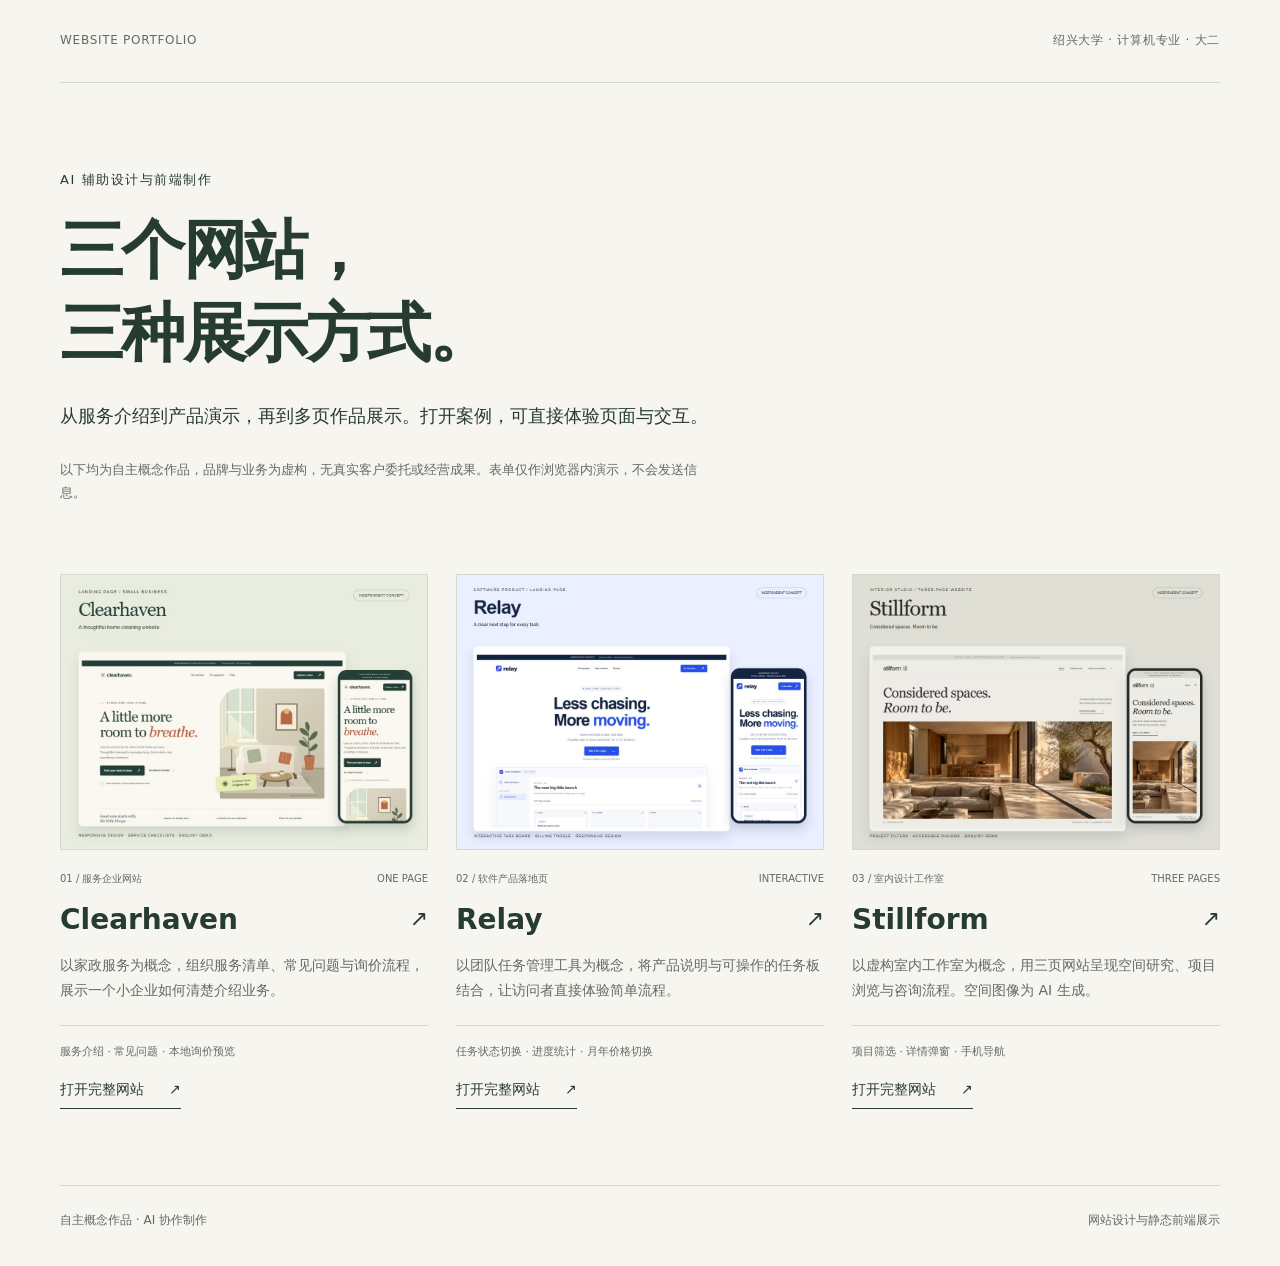
<file: index.html>
<!doctype html>
<html lang="zh-CN">
<head>
  <meta charset="utf-8">
  <meta name="viewport" content="width=device-width, initial-scale=1">
  <meta name="description" content="绍兴大学计算机专业学生的 AI 辅助网站概念作品：服务企业网站、软件产品落地页与室内设计工作室网站。">
  <title>网站作品集 · 三个概念案例</title>
  <link rel="stylesheet" href="style.css">
</head>
<body>
  <header class="wrap"><span>WEBSITE PORTFOLIO</span><span>绍兴大学 · 计算机专业 · 大二</span></header>
  <main class="wrap">
    <section class="intro" aria-labelledby="title">
      <p class="eyebrow">AI 辅助设计与前端制作</p>
      <h1 id="title">三个网站，<br>三种展示方式。</h1>
      <p class="lead">从服务介绍到产品演示，再到多页作品展示。打开案例，可直接体验页面与交互。</p>
      <p class="note">以下均为自主概念作品，品牌与业务为虚构，无真实客户委托或经营成果。表单仅作浏览器内演示，不会发送信息。</p>
    </section>
    <section class="projects" aria-label="网站案例">
      <article>
        <a class="preview" href="clearhaven/"><img src="previews/clearhaven.jpg" width="1600" height="1200" alt="Clearhaven 服务企业网站预览"></a>
        <div class="meta"><span>01 / 服务企业网站</span><span>ONE PAGE</span></div>
        <h2><a href="clearhaven/">Clearhaven <span aria-hidden="true">↗</span></a></h2>
        <p>以家政服务为概念，组织服务清单、常见问题与询价流程，展示一个小企业如何清楚介绍业务。</p>
        <p class="features">服务介绍 · 常见问题 · 本地询价预览</p>
        <a class="visit" href="clearhaven/">打开完整网站 <span aria-hidden="true">↗</span></a>
      </article>
      <article>
        <a class="preview" href="relay/"><img src="previews/relay.jpg" width="1600" height="1200" alt="Relay 软件产品网站预览" loading="lazy"></a>
        <div class="meta"><span>02 / 软件产品落地页</span><span>INTERACTIVE</span></div>
        <h2><a href="relay/">Relay <span aria-hidden="true">↗</span></a></h2>
        <p>以团队任务管理工具为概念，将产品说明与可操作的任务板结合，让访问者直接体验简单流程。</p>
        <p class="features">任务状态切换 · 进度统计 · 月年价格切换</p>
        <a class="visit" href="relay/">打开完整网站 <span aria-hidden="true">↗</span></a>
      </article>
      <article>
        <a class="preview" href="stillform/"><img src="previews/stillform.jpg" width="1600" height="1200" alt="Stillform 室内设计工作室网站预览" loading="lazy"></a>
        <div class="meta"><span>03 / 室内设计工作室</span><span>THREE PAGES</span></div>
        <h2><a href="stillform/">Stillform <span aria-hidden="true">↗</span></a></h2>
        <p>以虚构室内工作室为概念，用三页网站呈现空间研究、项目浏览与咨询流程。空间图像为 AI 生成。</p>
        <p class="features">项目筛选 · 详情弹窗 · 手机导航</p>
        <a class="visit" href="stillform/">打开完整网站 <span aria-hidden="true">↗</span></a>
      </article>
    </section>
  </main>
  <footer class="wrap"><span>自主概念作品 · AI 协作制作</span><span>网站设计与静态前端展示</span></footer>
</body>
</html>
</file>
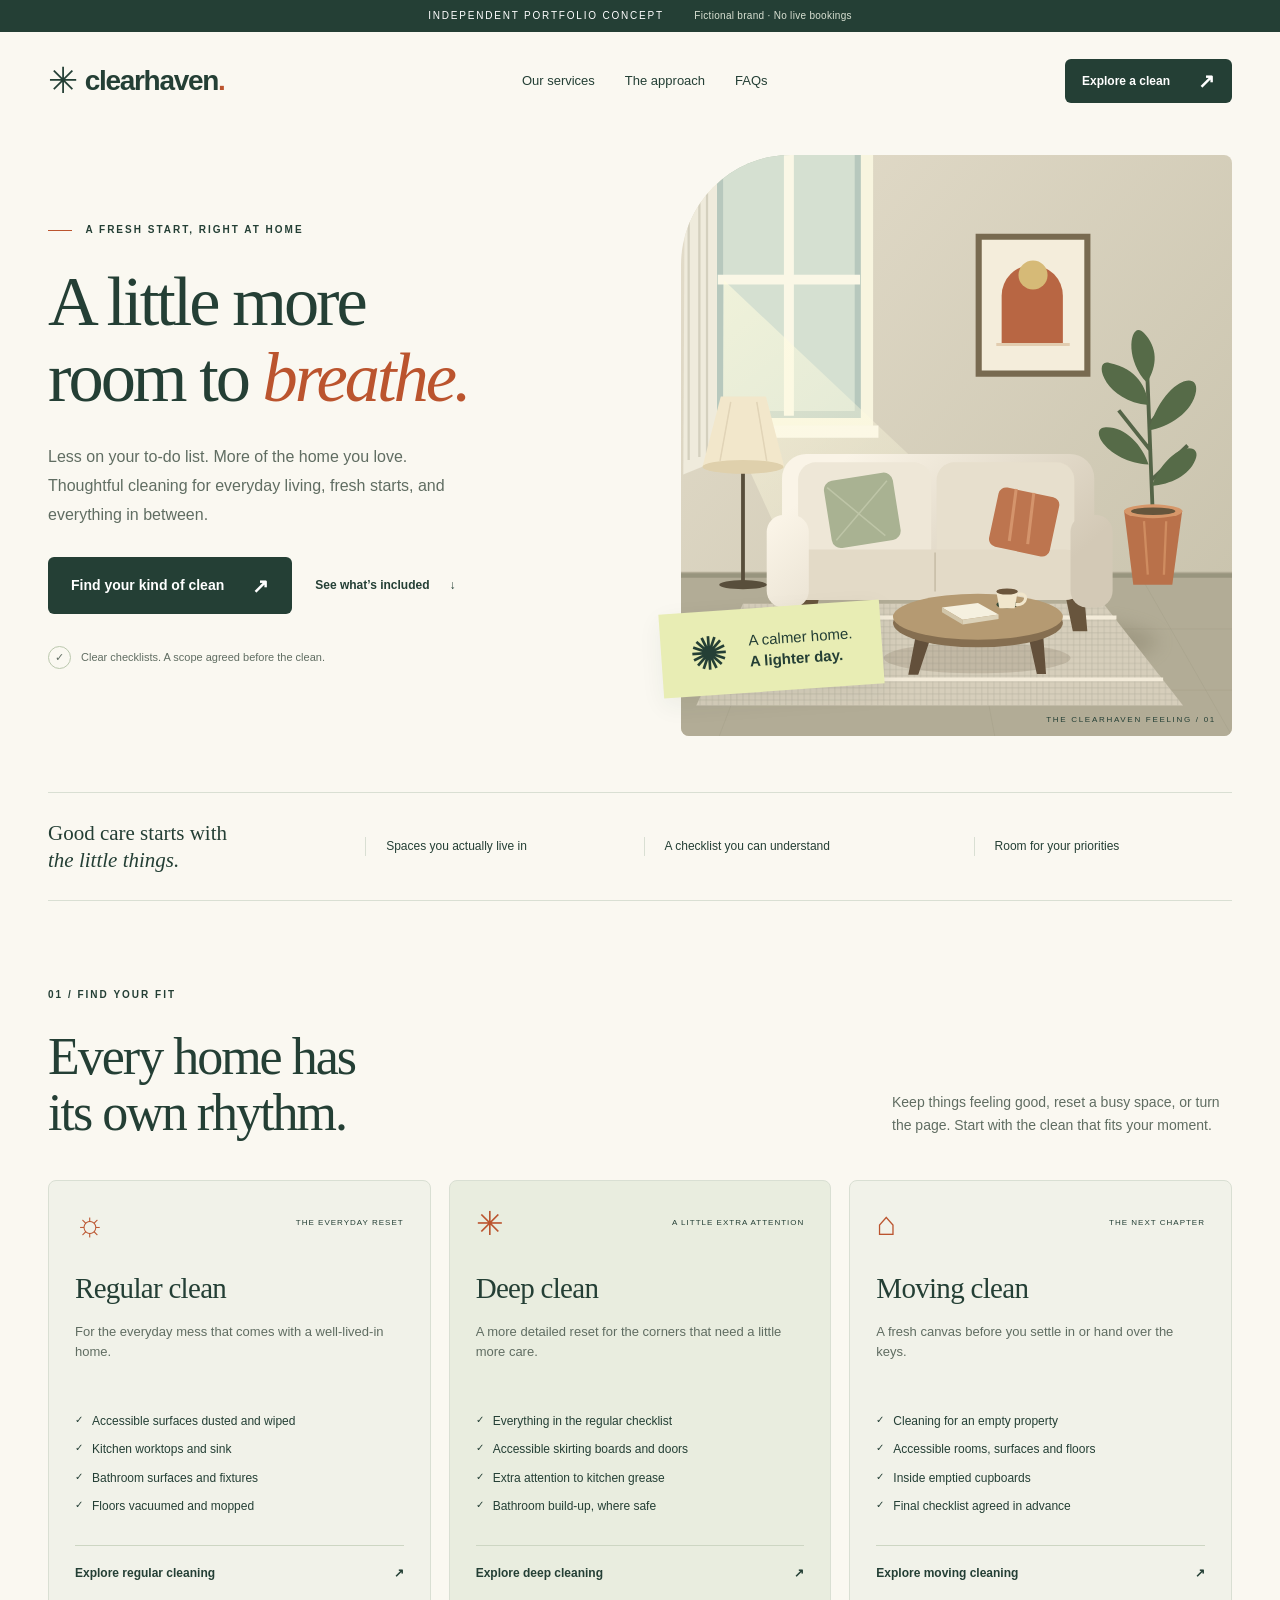
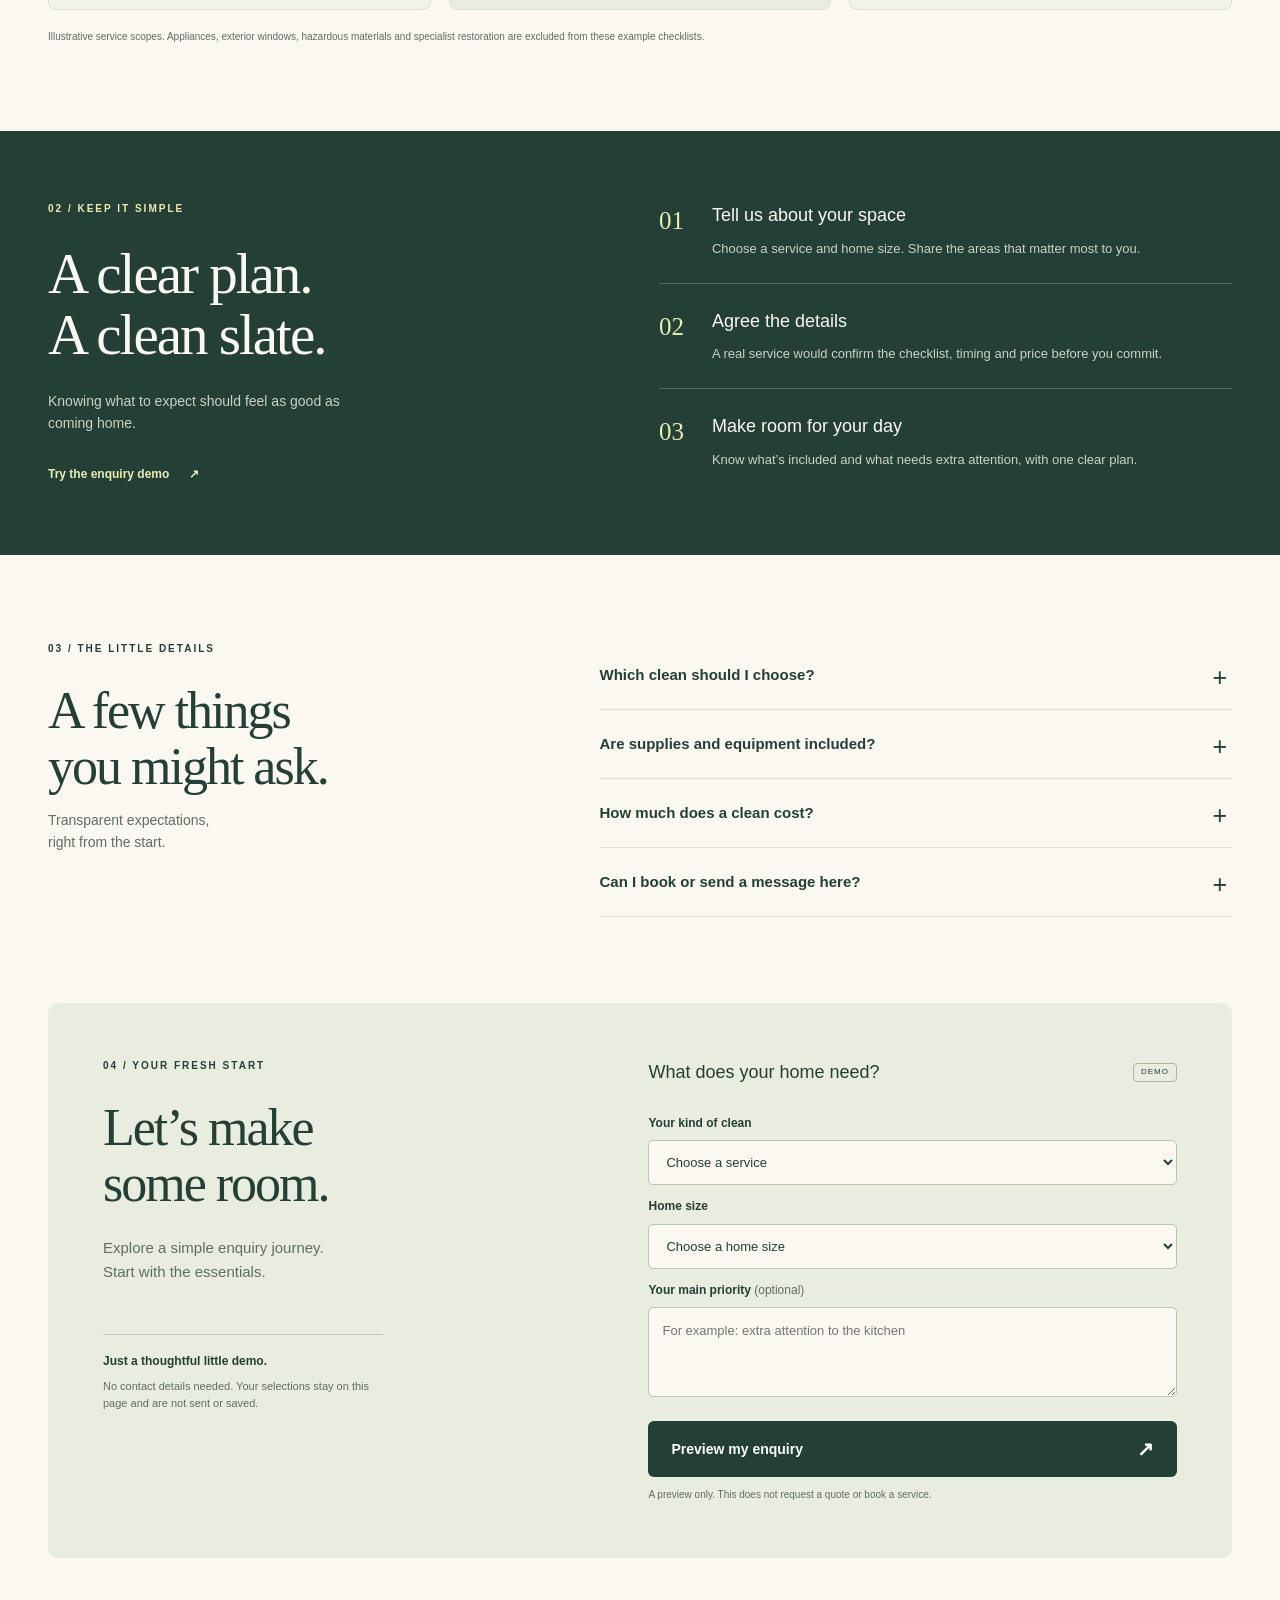
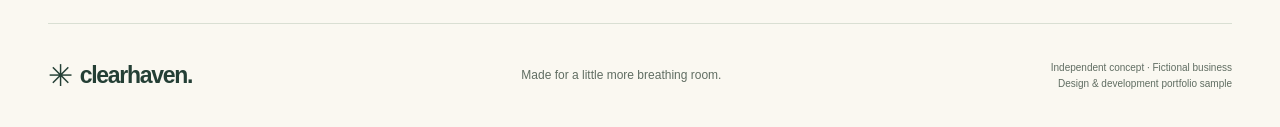
<file: clearhaven/index.html>
<!doctype html>
<html lang="en">
<head>
  <meta charset="utf-8"><meta name="viewport" content="width=device-width,initial-scale=1">
  <title>Clearhaven — A little more room to breathe</title>
  <meta name="description" content="A fictional home-cleaning service website concept: explore cleaning options, a clear service checklist, and an interactive enquiry demo.">
  <link rel="icon" href="data:image/svg+xml,%3Csvg xmlns='http://www.w3.org/2000/svg' viewBox='0 0 40 40'%3E%3Crect width='40' height='40' rx='10' fill='%23233f35'/%3E%3Ctext x='8' y='29' fill='%23faf6ed' font-size='28'%3Ec%3C/text%3E%3C/svg%3E">
  <link rel="stylesheet" href="style.css"><script src="app.js" defer></script>
</head>
<body>
<a class="skip" href="#main">Skip to content</a>
<div class="concept-bar">INDEPENDENT PORTFOLIO CONCEPT <span>Fictional brand · No live bookings</span></div>
<header class="header wrap">
  <a class="brand" href="#" aria-label="Clearhaven home"><span class="brand-mark">✳</span> clearhaven<span class="brand-dot">.</span></a>
  <nav aria-label="Main navigation"><a href="#services">Our services</a><a href="#approach">The approach</a><a href="#questions">FAQs</a></nav>
  <a class="button small" href="#enquiry">Explore a clean <span aria-hidden="true">↗</span></a>
</header>
<main id="main">
<section class="hero wrap" aria-labelledby="hero-title">
  <div class="hero-copy"><p class="eyebrow"><span class="tiny-line"></span> A FRESH START, RIGHT AT HOME</p>
    <h1 id="hero-title">A little more<br>room to <em>breathe.</em></h1>
    <p class="lead">Less on your to-do list. More of the home you love. Thoughtful cleaning for everyday living, fresh starts, and everything in between.</p>
    <div class="hero-actions"><a class="button" href="#enquiry">Find your kind of clean <span aria-hidden="true">↗</span></a><a class="text-link" href="#services">See what’s included <span aria-hidden="true">↓</span></a></div>
    <div class="hero-note"><span class="round-icon" aria-hidden="true">✓</span> Clear checklists. A scope agreed before the clean.</div>
  </div>
  <div class="hero-art"><img src="room.svg" width="720" height="760" alt="Original illustration of a sunlit living room with a cream sofa, leafy plant, and warm terracotta accents."><div class="art-label"><span class="sun" aria-hidden="true">✺</span><div>A calmer home.<br><strong>A lighter day.</strong></div></div><div class="art-caption">THE CLEARHAVEN FEELING / 01</div></div>
</section>
<div class="intro-strip wrap"><p>Good care starts with<br><strong>the little things.</strong></p><span>Spaces you actually live in</span><span>A checklist you can understand</span><span>Room for your priorities</span></div>
<section class="section wrap" id="services" aria-labelledby="services-title">
  <div class="section-top"><div><p class="eyebrow">01 / FIND YOUR FIT</p><h2 id="services-title">Every home has<br>its own rhythm.</h2></div><p>Keep things feeling good, reset a busy space, or turn the page. Start with the clean that fits your moment.</p></div>
  <div class="services">
    <article class="service"><div class="service-top"><span class="service-symbol" aria-hidden="true">☼</span><span class="tag">THE EVERYDAY RESET</span></div><h3>Regular clean</h3><p>For the everyday mess that comes with a well-lived-in home.</p><ul><li>Accessible surfaces dusted and wiped</li><li>Kitchen worktops and sink</li><li>Bathroom surfaces and fixtures</li><li>Floors vacuumed and mopped</li></ul><a href="#enquiry" data-service="Regular clean">Explore regular cleaning <span aria-hidden="true">↗</span></a></article>
    <article class="service featured"><div class="service-top"><span class="service-symbol" aria-hidden="true">✳</span><span class="tag">A LITTLE EXTRA ATTENTION</span></div><h3>Deep clean</h3><p>A more detailed reset for the corners that need a little more care.</p><ul><li>Everything in the regular checklist</li><li>Accessible skirting boards and doors</li><li>Extra attention to kitchen grease</li><li>Bathroom build-up, where safe</li></ul><a href="#enquiry" data-service="Deep clean">Explore deep cleaning <span aria-hidden="true">↗</span></a></article>
    <article class="service"><div class="service-top"><span class="service-symbol" aria-hidden="true">⌂</span><span class="tag">THE NEXT CHAPTER</span></div><h3>Moving clean</h3><p>A fresh canvas before you settle in or hand over the keys.</p><ul><li>Cleaning for an empty property</li><li>Accessible rooms, surfaces and floors</li><li>Inside emptied cupboards</li><li>Final checklist agreed in advance</li></ul><a href="#enquiry" data-service="Moving clean">Explore moving cleaning <span aria-hidden="true">↗</span></a></article>
  </div><p class="section-footnote">Illustrative service scopes. Appliances, exterior windows, hazardous materials and specialist restoration are excluded from these example checklists.</p>
</section>
<section class="approach" id="approach" aria-labelledby="approach-title"><div class="wrap approach-grid"><div><p class="eyebrow">02 / KEEP IT SIMPLE</p><h2 id="approach-title">A clear plan.<br>A clean slate.</h2><p>Knowing what to expect should feel as good as coming home.</p><a class="text-link" href="#enquiry">Try the enquiry demo <span aria-hidden="true">↗</span></a></div><ol class="steps"><li><span>01</span><div><h3>Tell us about your space</h3><p>Choose a service and home size. Share the areas that matter most to you.</p></div></li><li><span>02</span><div><h3>Agree the details</h3><p>A real service would confirm the checklist, timing and price before you commit.</p></div></li><li><span>03</span><div><h3>Make room for your day</h3><p>Know what’s included and what needs extra attention, with one clear plan.</p></div></li></ol></div></section>
<section class="section wrap faq-section" id="questions" aria-labelledby="faq-title"><div><p class="eyebrow">03 / THE LITTLE DETAILS</p><h2 id="faq-title">A few things<br>you might ask.</h2><p>Transparent expectations,<br>right from the start.</p></div><div class="faqs">
  <details><summary>Which clean should I choose?</summary><p>Regular cleaning covers everyday upkeep. Deep cleaning adds more detailed attention. Moving cleaning is designed around an empty property. Select a service to see its sample checklist.</p></details>
  <details><summary>Are supplies and equipment included?</summary><p>For a real booking, supplies, equipment, surface requirements and product preferences would be confirmed before a quote. This concept does not promise a particular product or equipment package.</p></details>
  <details><summary>How much does a clean cost?</summary><p>This concept has no live prices. A real quote would depend on property size, condition and the agreed tasks. The demo below shows the information needed to begin that conversation.</p></details>
  <details><summary>Can I book or send a message here?</summary><p>No. Clearhaven is a fictional portfolio project. The form demonstrates validation and an enquiry summary in your browser. Nothing is sent, booked or stored.</p></details>
</div></section>
<section class="enquiry-section wrap" id="enquiry" aria-labelledby="enquiry-title"><div class="enquiry-copy"><p class="eyebrow">04 / YOUR FRESH START</p><h2 id="enquiry-title">Let’s make<br>some room.</h2><p>Explore a simple enquiry journey.<br>Start with the essentials.</p><div class="demo-note"><strong>Just a thoughtful little demo.</strong><p>No contact details needed. Your selections stay on this page and are not sent or saved.</p></div></div>
  <form id="enquiry-form"><div class="form-heading"><h3>What does your home need?</h3><span>DEMO</span></div><label for="service">Your kind of clean</label><select name="service" id="service" required><option value="">Choose a service</option><option>Regular clean</option><option>Deep clean</option><option>Moving clean</option></select><label for="size">Home size</label><select name="size" id="size" required><option value="">Choose a home size</option><option>Studio / 1 bedroom</option><option>2 bedrooms</option><option>3 bedrooms</option><option>4+ bedrooms</option></select><label for="priority">Your main priority <span>(optional)</span></label><textarea name="priority" id="priority" rows="3" maxlength="300" placeholder="For example: extra attention to the kitchen"></textarea><button class="button" type="submit">Preview my enquiry <span aria-hidden="true">↗</span></button><p class="form-note">A preview only. This does not request a quote or book a service.</p><div id="result" role="status" tabindex="-1" hidden></div></form>
</section>
</main><footer class="wrap"><a class="brand" href="#"><span class="brand-mark">✳</span> clearhaven.</a><p>Made for a little more breathing room.</p><span>Independent concept · Fictional business<br>Design &amp; development portfolio sample</span></footer>
</body></html>
</file>
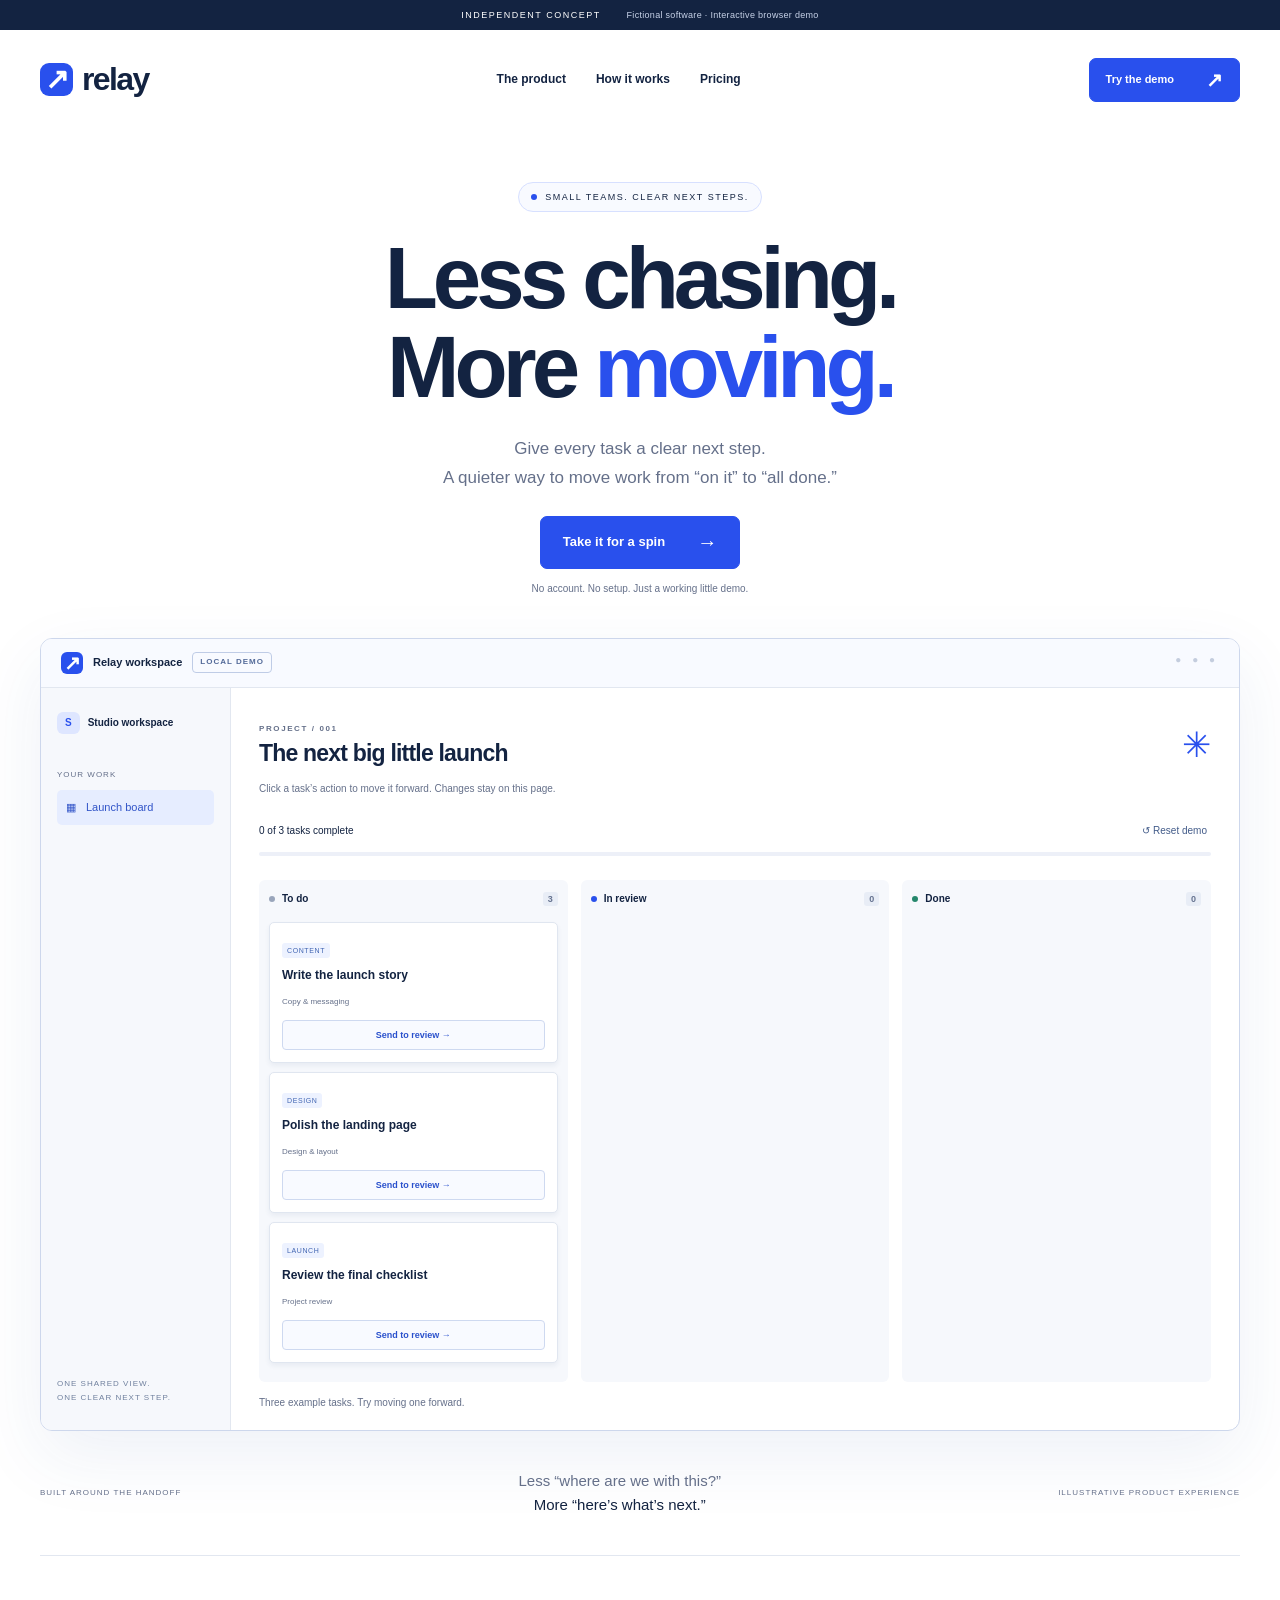
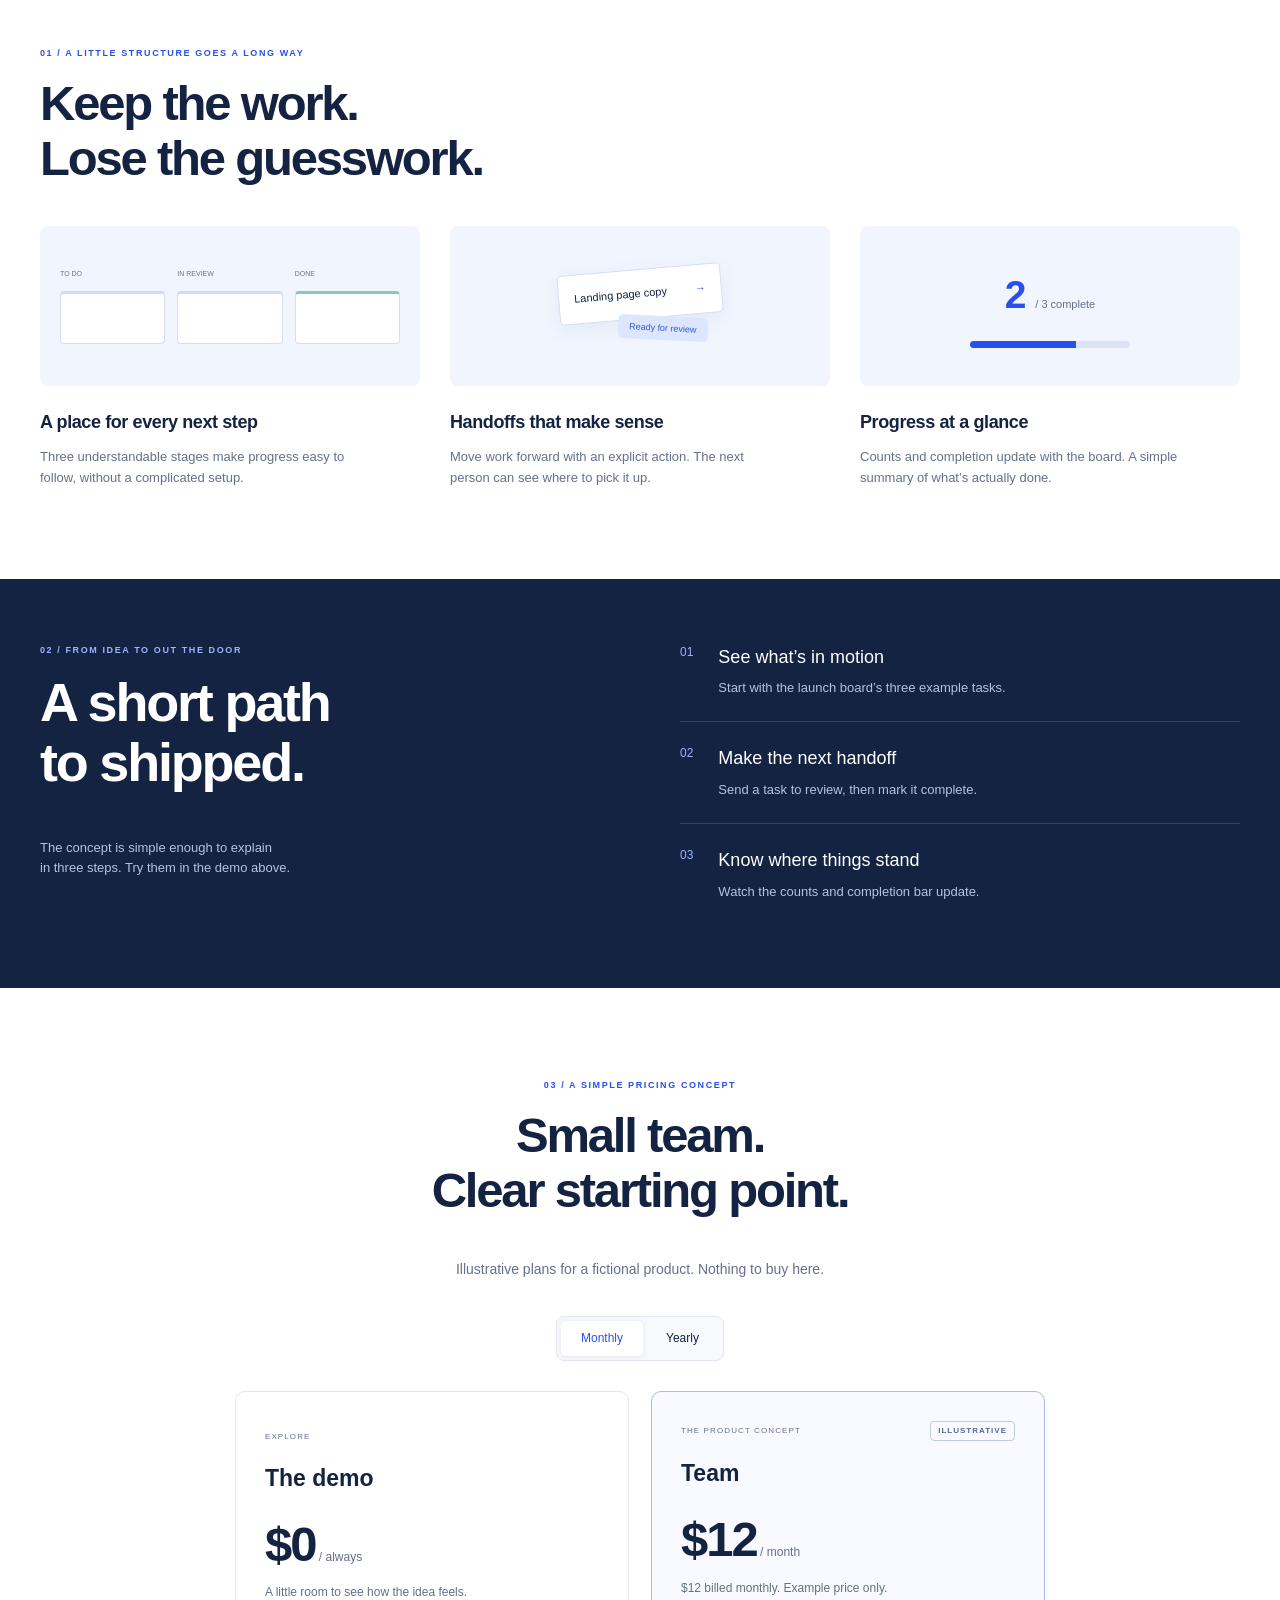
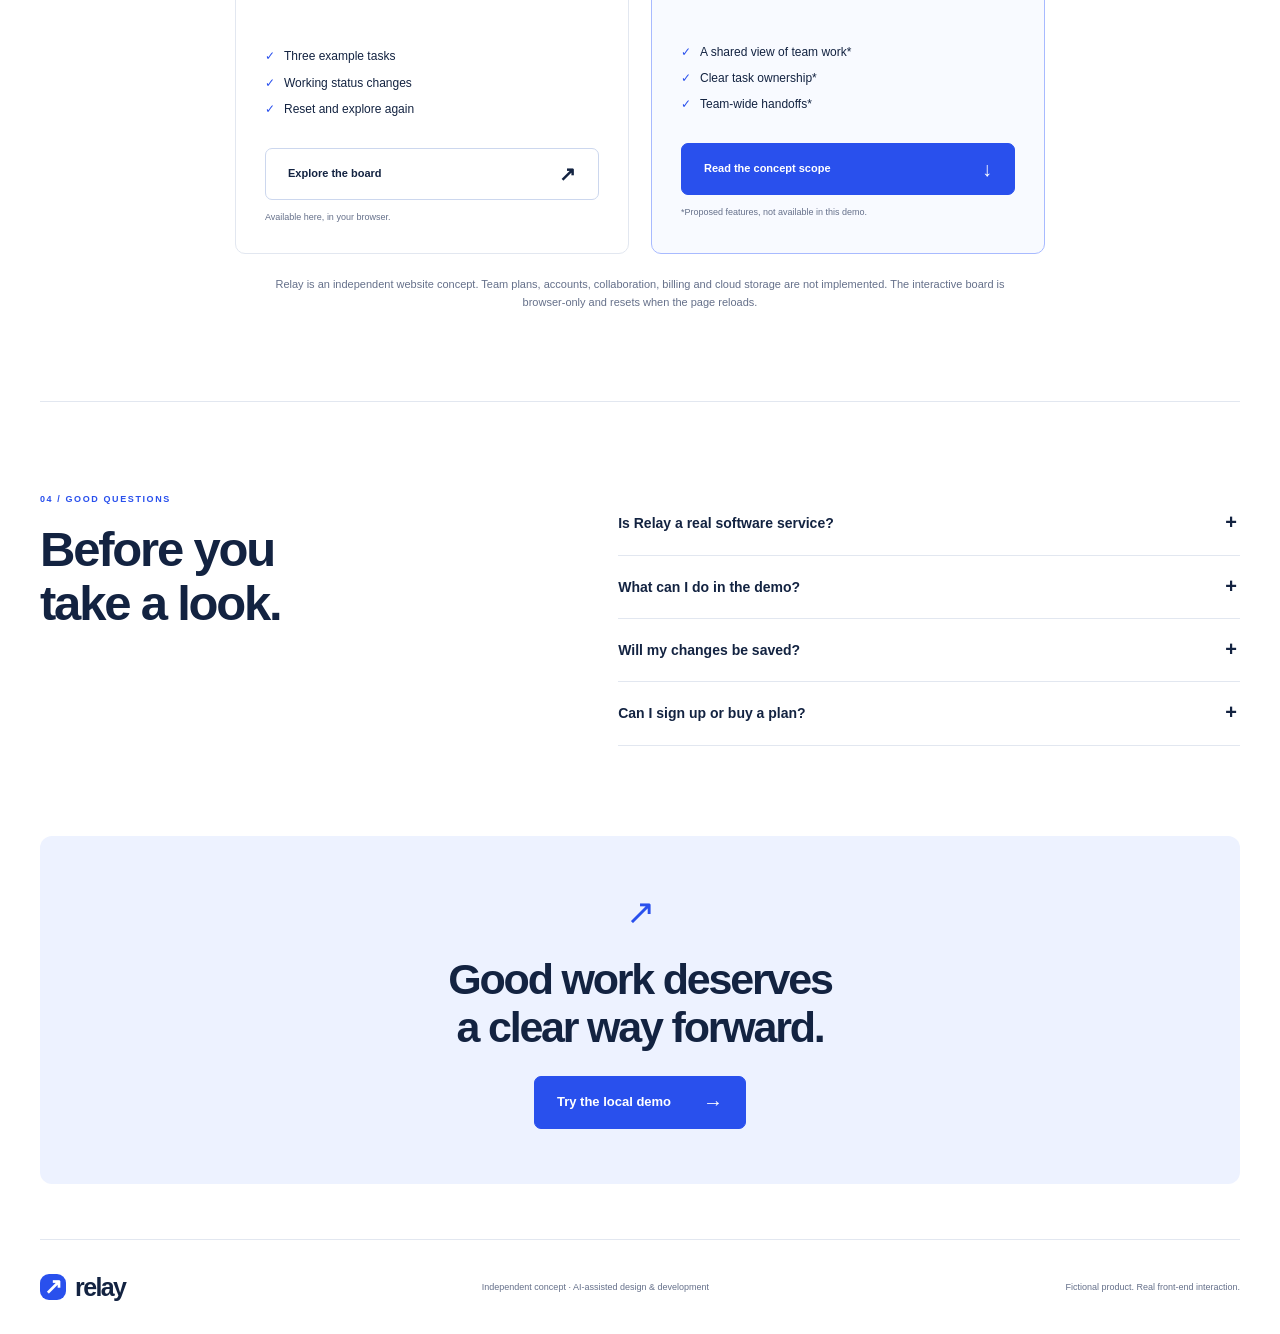
<file: relay/index.html>
<!doctype html>
<html lang="en"><head><meta charset="utf-8"><meta name="viewport" content="width=device-width,initial-scale=1"><meta name="description" content="Relay is a fictional team workflow product. Explore a working task-board demo and a responsive software landing-page concept."><title>Relay — Less chasing. More moving.</title><link rel="stylesheet" href="style.css"><script src="app.js" defer></script><link rel="icon" href="data:image/svg+xml,%3Csvg xmlns='http://www.w3.org/2000/svg' viewBox='0 0 40 40'%3E%3Crect width='40' height='40' rx='10' fill='%232950ed'/%3E%3Cpath d='M11 11h10l8 9-8 9H11l8-9z' fill='white'/%3E%3C/svg%3E"></head>
<body><a class="skip" href="#main">Skip to content</a><div class="concept">INDEPENDENT CONCEPT <span>Fictional software · Interactive browser demo</span></div>
<header class="wrap"><a class="brand" href="#" aria-label="Relay home"><span class="logo" aria-hidden="true">↗</span>relay</a><nav aria-label="Main navigation"><a href="#demo">The product</a><a href="#workflow">How it works</a><a href="#pricing">Pricing</a></nav><a class="button small" href="#demo">Try the demo <span aria-hidden="true">↗</span></a></header>
<main id="main"><section class="hero wrap"><div class="hero-top"><div class="pill"><span></span> SMALL TEAMS. CLEAR NEXT STEPS.</div><h1>Less chasing.<br>More <span>moving.</span></h1><p>Give every task a clear next step.<br>A quieter way to move work from “on it” to “all done.”</p><a class="button" href="#demo">Take it for a spin <span aria-hidden="true">→</span></a><p class="micro">No account. No setup. Just a working little demo.</p></div>
<section class="product" id="demo" aria-labelledby="board-title"><div class="app-top"><div class="app-name"><span class="logo tiny" aria-hidden="true">↗</span> Relay workspace <span class="demo-badge">LOCAL DEMO</span></div><span class="window-dots" aria-hidden="true">● ● ●</span></div><div class="app-body"><aside class="app-sidebar"><p class="workspace"><span class="avatar">S</span> Studio workspace</p><p class="sidebar-label">YOUR WORK</p><span class="sidebar-active">▦ <span>Launch board</span></span><div class="sidebar-bottom">ONE SHARED VIEW.<br>ONE CLEAR NEXT STEP.</div></aside><div class="board"><div class="board-heading"><div><p class="eyebrow">PROJECT / 001</p><h2 id="board-title">The next big little launch</h2></div><span class="project-mark" aria-hidden="true">✳</span></div><p class="board-help">Click a task’s action to move it forward. Changes stay on this page.</p><div class="progress-row"><span id="progress-label">0 of 3 tasks complete</span><button id="reset" type="button">↺ Reset demo</button></div><div class="progress" aria-hidden="true"><span id="progress-fill"></span></div><div class="lanes"><section class="lane" aria-labelledby="todo-title"><h3 id="todo-title"><span class="dot gray"></span> To do <span class="count" data-count="0">0</span></h3><div class="task-list" data-lane="0"></div></section><section class="lane" aria-labelledby="review-title"><h3 id="review-title"><span class="dot blue"></span> In review <span class="count" data-count="1">0</span></h3><div class="task-list" data-lane="1"></div></section><section class="lane" aria-labelledby="done-title"><h3 id="done-title"><span class="dot green"></span> Done <span class="count" data-count="2">0</span></h3><div class="task-list" data-lane="2"></div></section></div><p class="board-status" id="board-status" role="status">Three example tasks. Try moving one forward.</p></div></div></section><div class="under-product"><span>BUILT AROUND THE HANDOFF</span><p>Less “where are we with this?”<br><strong>More “here’s what’s next.”</strong></p><span>ILLUSTRATIVE PRODUCT EXPERIENCE</span></div></section>
<section class="section wrap" id="features"><div class="section-heading"><p class="eyebrow">01 / A LITTLE STRUCTURE GOES A LONG WAY</p><h2>Keep the work.<br>Lose the guesswork.</h2></div><div class="features"><article><div class="feature-visual mini-board" aria-hidden="true"><span>TO DO</span><span>IN REVIEW</span><span>DONE</span><i></i><i></i><i></i></div><h3>A place for every next step</h3><p>Three understandable stages make progress easy to follow, without a complicated setup.</p></article><article><div class="feature-visual handoff" aria-hidden="true"><span class="mini-card">Landing page copy <b>→</b></span><span class="mini-tag">Ready for review</span></div><h3>Handoffs that make sense</h3><p>Move work forward with an explicit action. The next person can see where to pick it up.</p></article><article><div class="feature-visual mini-progress" aria-hidden="true"><span>2 <small>/ 3 complete</small></span><i></i></div><h3>Progress at a glance</h3><p>Counts and completion update with the board. A simple summary of what’s actually done.</p></article></div></section>
<section class="workflow" id="workflow"><div class="wrap workflow-inner"><div><p class="eyebrow">02 / FROM IDEA TO OUT THE DOOR</p><h2>A short path<br>to shipped.</h2><p>The concept is simple enough to explain<br>in three steps. Try them in the demo above.</p></div><ol><li><span>01</span><div><h3>See what’s in motion</h3><p>Start with the launch board’s three example tasks.</p></div></li><li><span>02</span><div><h3>Make the next handoff</h3><p>Send a task to review, then mark it complete.</p></div></li><li><span>03</span><div><h3>Know where things stand</h3><p>Watch the counts and completion bar update.</p></div></li></ol></div></section>
<section class="section wrap pricing" id="pricing"><div class="section-heading"><p class="eyebrow">03 / A SIMPLE PRICING CONCEPT</p><h2>Small team.<br>Clear starting point.</h2><p>Illustrative plans for a fictional product. Nothing to buy here.</p></div><fieldset class="billing"><legend class="sr-only">Example billing period</legend><label><input type="radio" name="billing" value="monthly" checked><span>Monthly</span></label><label><input type="radio" name="billing" value="yearly"><span>Yearly</span></label></fieldset><div class="plans"><article class="plan"><span class="plan-label">EXPLORE</span><h3>The demo</h3><div class="price">$0<span> / always</span></div><p>A little room to see how the idea feels.</p><ul><li>Three example tasks</li><li>Working status changes</li><li>Reset and explore again</li></ul><a class="button outline" href="#demo">Explore the board <span aria-hidden="true">↗</span></a><small>Available here, in your browser.</small></article><article class="plan team"><div class="plan-head"><span class="plan-label">THE PRODUCT CONCEPT</span><span class="demo-badge">ILLUSTRATIVE</span></div><h3>Team</h3><div class="price" id="team-price" aria-live="polite">$12<span> / month</span></div><p id="billing-note">$12 billed monthly. Example price only.</p><ul><li>A shared view of team work*</li><li>Clear task ownership*</li><li>Team-wide handoffs*</li></ul><a class="button" href="#pricing-note">Read the concept scope <span aria-hidden="true">↓</span></a><small>*Proposed features, not available in this demo.</small></article></div><p class="pricing-note" id="pricing-note">Relay is an independent website concept. Team plans, accounts, collaboration, billing and cloud storage are not implemented. The interactive board is browser-only and resets when the page reloads.</p></section>
<section class="section wrap faq" id="questions"><div><p class="eyebrow">04 / GOOD QUESTIONS</p><h2>Before you<br>take a look.</h2></div><div><details><summary>Is Relay a real software service?</summary><p>No. This is an independent portfolio concept showing product communication, responsive design and a small working interaction.</p></details><details><summary>What can I do in the demo?</summary><p>Advance the three example tasks from To do to In review to Done. Counts and completion update automatically. Reset restores the starting board.</p></details><details><summary>Will my changes be saved?</summary><p>No. The demo uses page memory only. Nothing is sent to a server or saved to your device. Refreshing the page restores the sample tasks.</p></details><details><summary>Can I sign up or buy a plan?</summary><p>No. Prices demonstrate a billing-period toggle. There is no checkout, signup or live subscription.</p></details></div></section>
<section class="closing wrap"><span class="closing-icon" aria-hidden="true">↗</span><h2>Good work deserves<br>a clear way forward.</h2><a class="button" href="#demo">Try the local demo <span aria-hidden="true">→</span></a></section></main><footer class="wrap"><a class="brand" href="#"><span class="logo" aria-hidden="true">↗</span>relay</a><p>Independent concept · AI-assisted design &amp; development</p><span>Fictional product. Real front-end interaction.</span></footer></body></html>
</file>
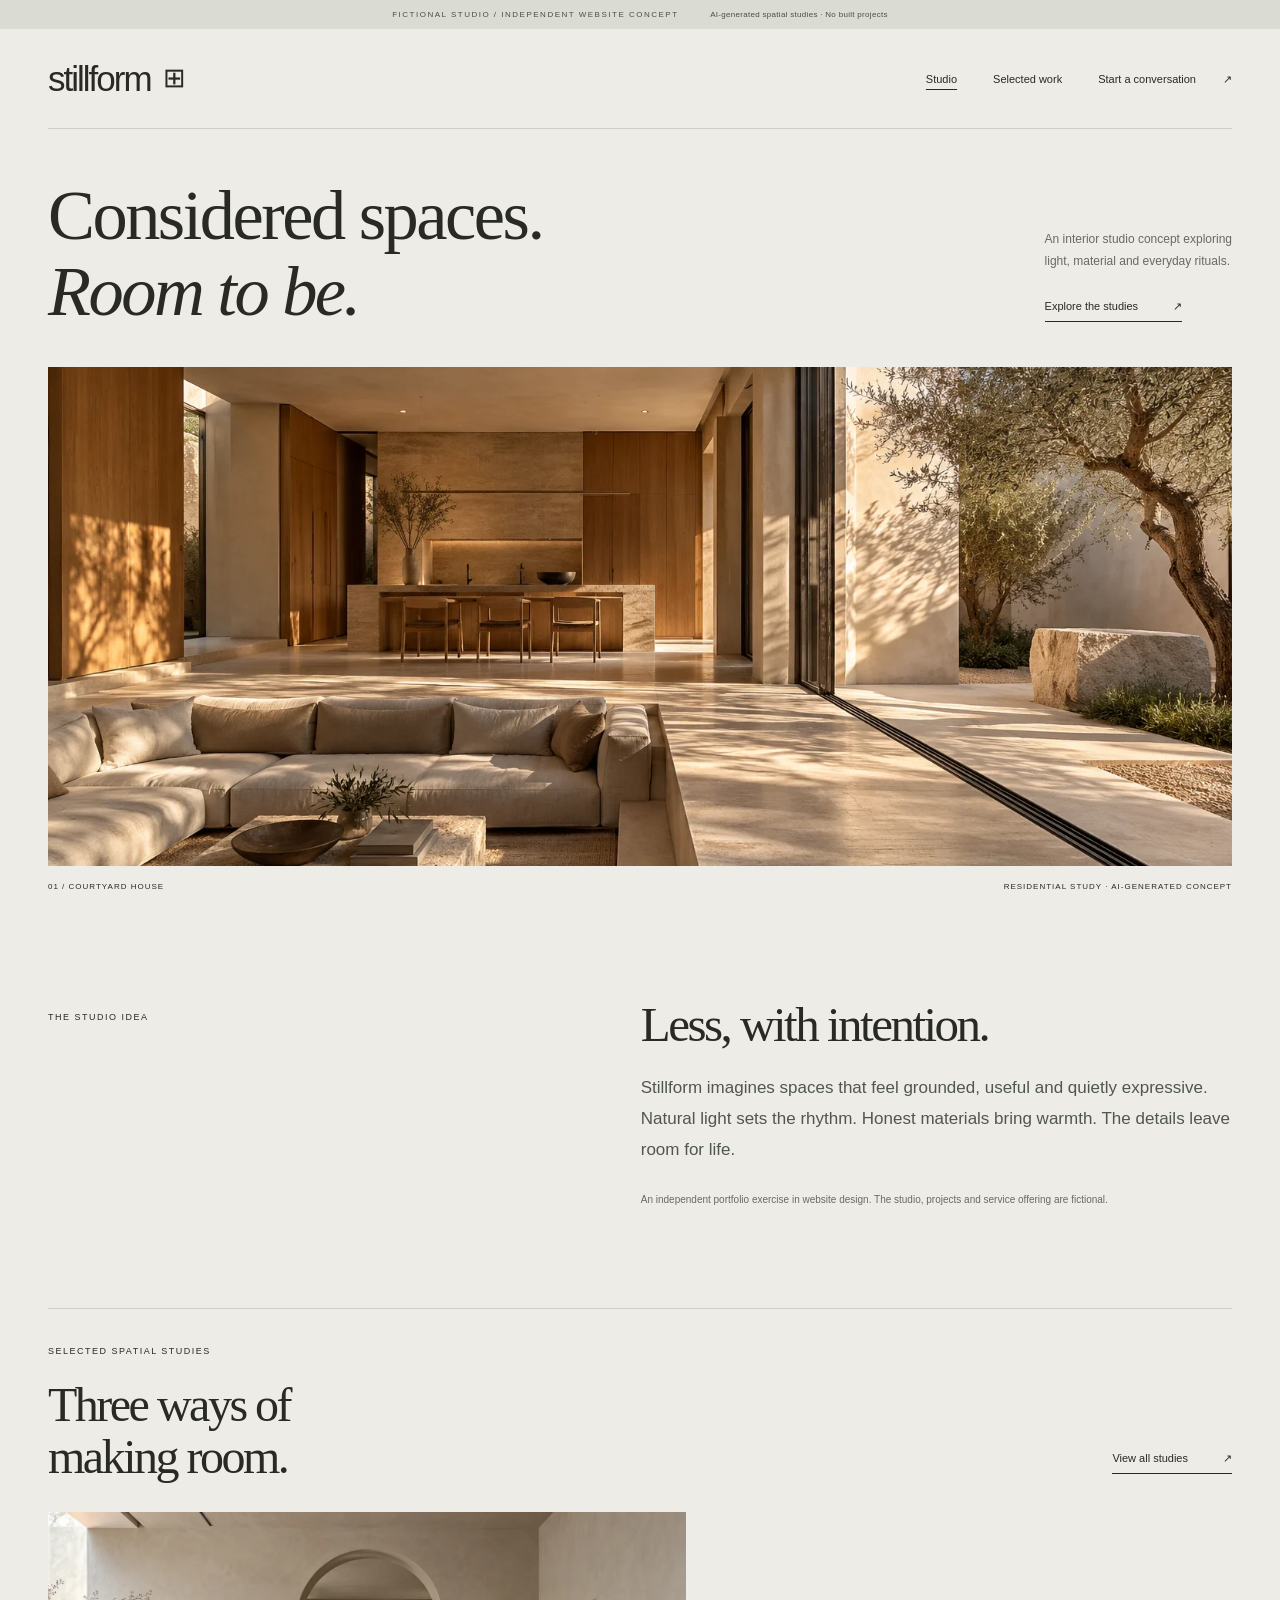
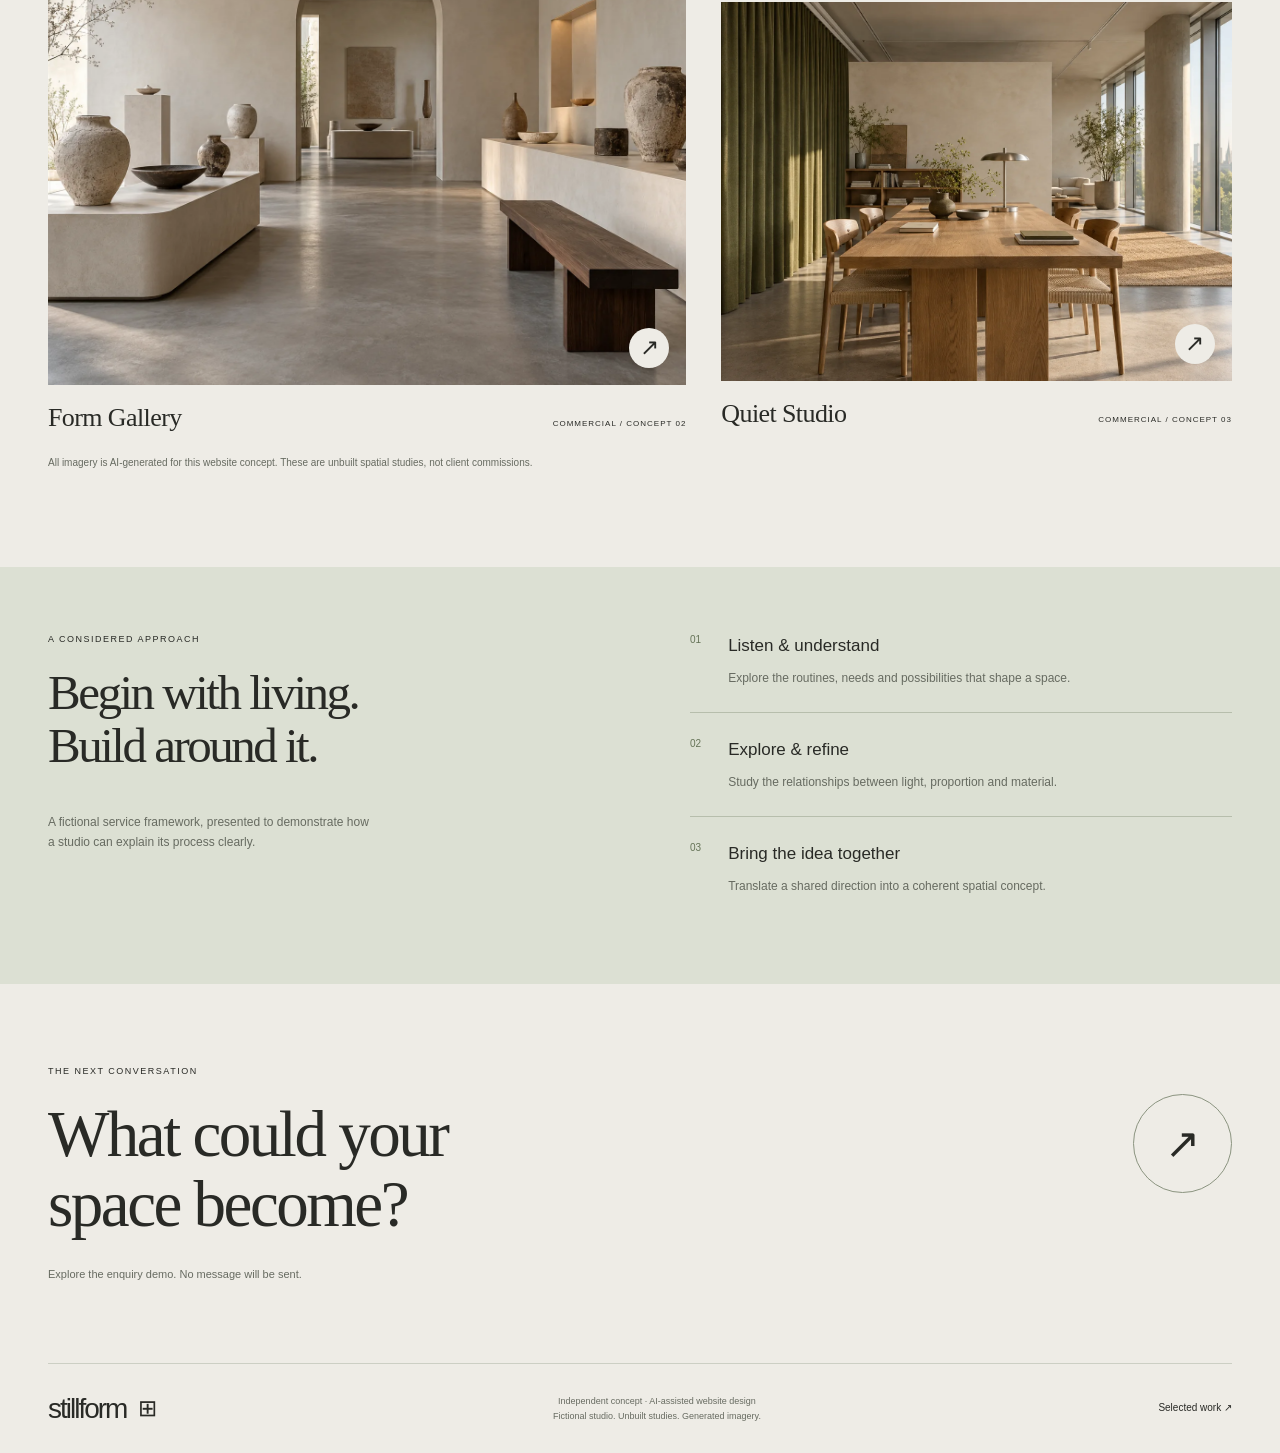
<file: stillform/index.html>
<!doctype html><html lang="en"><head><meta charset="utf-8"><meta name="viewport" content="width=device-width,initial-scale=1"><meta name="description" content="Stillform is a fictional interior design studio website concept. Explore three unbuilt spatial studies through an editorial, responsive portfolio."><title>Stillform — Spaces for a slower kind of living</title><link rel="stylesheet" href="style.css"><script src="app.js" defer></script><link rel="icon" href="data:image/svg+xml,%3Csvg xmlns='http://www.w3.org/2000/svg' viewBox='0 0 40 40'%3E%3Crect width='40' height='40' fill='%23242421'/%3E%3Cpath d='M10 29V11h20v18H17V18h6' fill='none' stroke='%23edeae3' stroke-width='2'/%3E%3C/svg%3E"></head><body>
<a class="skip" href="#main">Skip to content</a><div class="concept">FICTIONAL STUDIO / INDEPENDENT WEBSITE CONCEPT <span>AI-generated spatial studies · No built projects</span></div><header class="wrap"><a class="brand" href="index.html" aria-label="Stillform home">stillform<span class="brand-mark" aria-hidden="true">⊞</span></a><button class="menu-button" type="button" aria-controls="site-nav" aria-expanded="false">Menu <span aria-hidden="true">+</span></button><nav id="site-nav" aria-label="Main navigation"><a href="index.html" aria-current="page">Studio</a><a href="projects.html">Selected work</a><a href="contact.html">Start a conversation <span aria-hidden="true">↗</span></a></nav></header>
<main id="main"><section class="hero wrap"><div class="hero-heading"><h1>Considered spaces.<br><em>Room to be.</em></h1><div class="hero-aside"><p>An interior studio concept exploring<br>light, material and everyday rituals.</p><a class="text-link" href="projects.html">Explore the studies <span aria-hidden="true">↗</span></a></div></div><figure class="hero-image"><img src="assets/courtyard.webp" width="1536" height="1024" fetchpriority="high" alt="AI-generated courtyard house concept with a sunken linen sofa, travertine surfaces and an olive tree beyond sliding glass."><figcaption><span>01 / COURTYARD HOUSE</span><span>RESIDENTIAL STUDY · AI-GENERATED CONCEPT</span></figcaption></figure></section>
<section class="intro wrap"><p class="eyebrow">THE STUDIO IDEA</p><div><h2>Less, with intention.</h2><p>Stillform imagines spaces that feel grounded, useful and quietly expressive. Natural light sets the rhythm. Honest materials bring warmth. The details leave room for life.</p><p class="small-note">An independent portfolio exercise in website design. The studio, projects and service offering are fictional.</p></div></section>
<section class="selected wrap"><div class="section-title"><div><p class="eyebrow">SELECTED SPATIAL STUDIES</p><h2>Three ways of<br>making room.</h2></div><a class="text-link" href="projects.html">View all studies <span aria-hidden="true">↗</span></a></div><div class="home-projects"><article><a href="projects.html#gallery"><div class="image-frame"><img src="assets/gallery.webp" width="1536" height="1024" loading="lazy" alt="AI-generated ceramics gallery with pale display plinths, a central arch and a walnut bench."><span class="image-arrow" aria-hidden="true">↗</span></div><div class="project-caption"><h3>Form Gallery</h3><span>COMMERCIAL / CONCEPT 02</span></div></a></article><article><a href="projects.html#office"><div class="image-frame"><img src="assets/office.webp" width="1536" height="1024" loading="lazy" alt="AI-generated office concept with an oak worktable, olive curtain and daylight from tall windows."><span class="image-arrow" aria-hidden="true">↗</span></div><div class="project-caption"><h3>Quiet Studio</h3><span>COMMERCIAL / CONCEPT 03</span></div></a></article></div><p class="image-note">All imagery is AI-generated for this website concept. These are unbuilt spatial studies, not client commissions.</p></section>
<section class="approach"><div class="wrap approach-grid"><div><p class="eyebrow">A CONSIDERED APPROACH</p><h2>Begin with living.<br>Build around it.</h2><p>A fictional service framework, presented to demonstrate how a studio can explain its process clearly.</p></div><ol><li><span>01</span><div><h3>Listen &amp; understand</h3><p>Explore the routines, needs and possibilities that shape a space.</p></div></li><li><span>02</span><div><h3>Explore &amp; refine</h3><p>Study the relationships between light, proportion and material.</p></div></li><li><span>03</span><div><h3>Bring the idea together</h3><p>Translate a shared direction into a coherent spatial concept.</p></div></li></ol></div></section>
<section class="closing wrap"><p class="eyebrow">THE NEXT CONVERSATION</p><h2>What could your<br>space become?</h2><a class="circle-link" href="contact.html" aria-label="Open enquiry demo">↗</a><p>Explore the enquiry demo. No message will be sent.</p></section></main><footer class="wrap"><a class="brand" href="index.html">stillform<span class="brand-mark" aria-hidden="true">⊞</span></a><span>Independent concept · AI-assisted website design<br>Fictional studio. Unbuilt studies. Generated imagery.</span><a href="projects.html">Selected work ↗</a></footer></body></html>
</file>
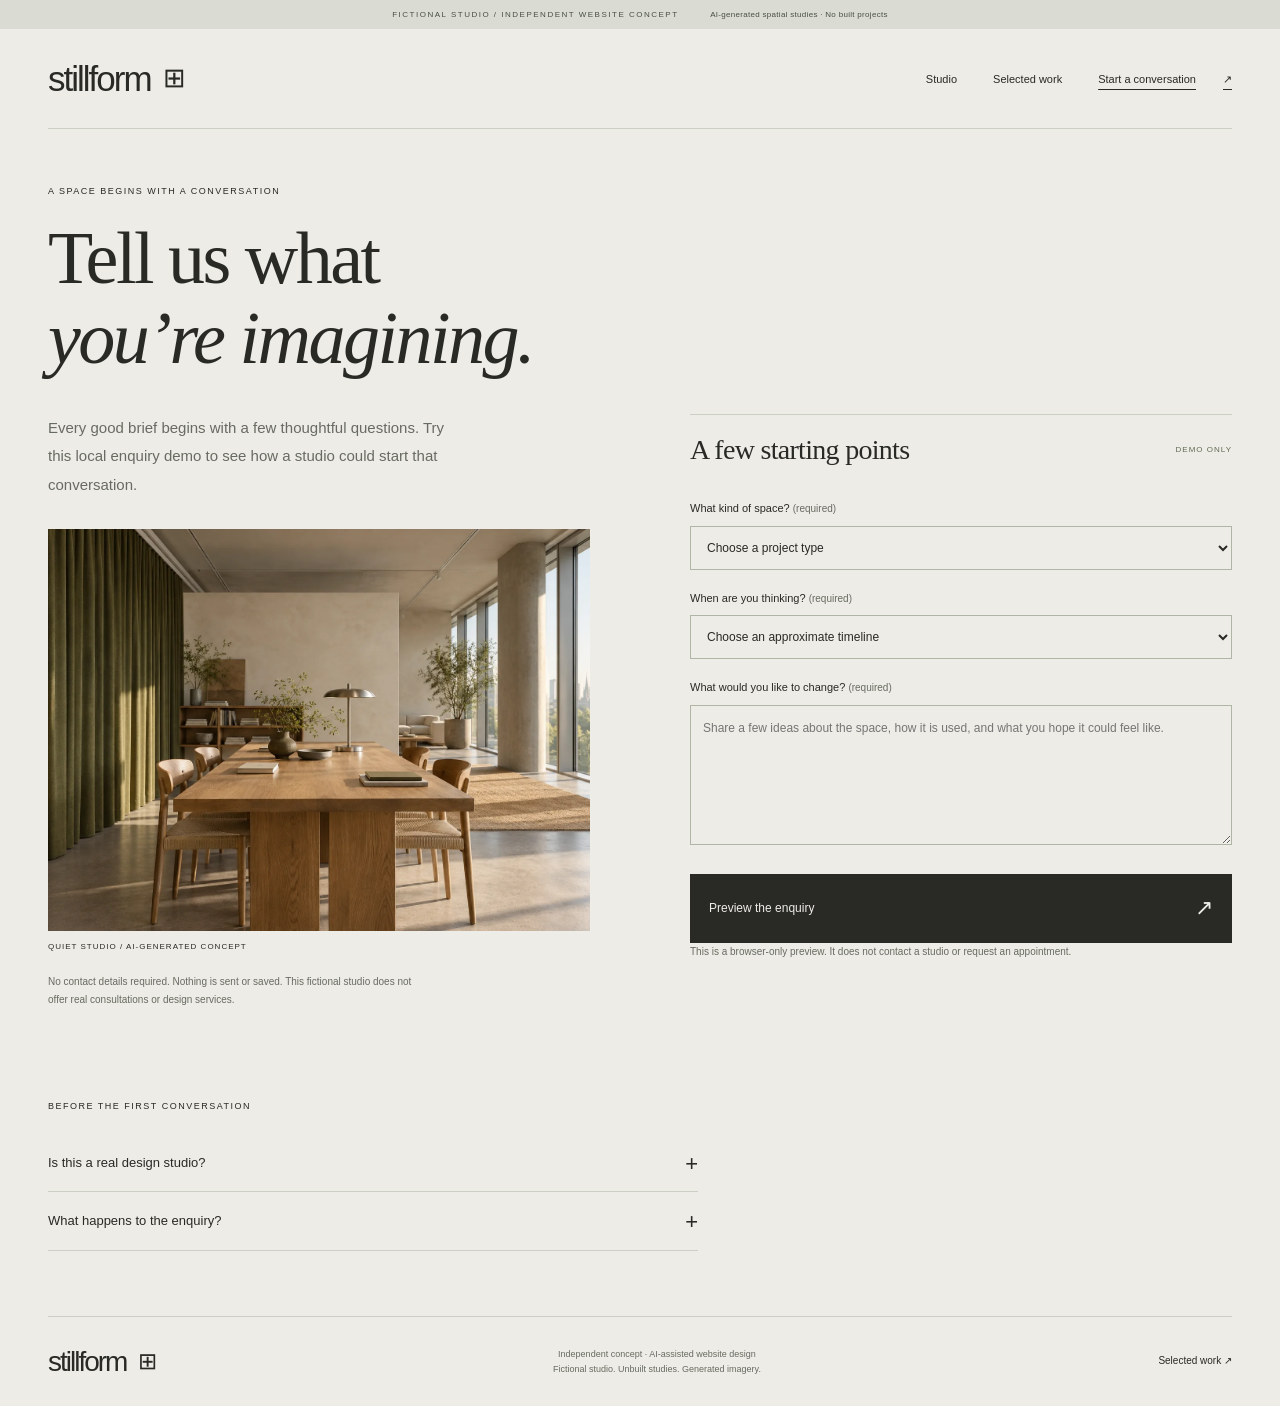
<file: stillform/contact.html>
<!doctype html><html lang="en"><head><meta charset="utf-8"><meta name="viewport" content="width=device-width,initial-scale=1"><meta name="description" content="Explore Stillform's local enquiry demo. Describe a fictional space and preview your brief without submitting or storing information."><title>Start a conversation — Stillform</title><link rel="stylesheet" href="style.css"><script src="app.js" defer></script></head><body>
<a class="skip" href="#main">Skip to content</a><div class="concept">FICTIONAL STUDIO / INDEPENDENT WEBSITE CONCEPT <span>AI-generated spatial studies · No built projects</span></div><header class="wrap"><a class="brand" href="index.html" aria-label="Stillform home">stillform<span class="brand-mark" aria-hidden="true">⊞</span></a><button class="menu-button" type="button" aria-controls="site-nav" aria-expanded="false">Menu <span aria-hidden="true">+</span></button><nav id="site-nav" aria-label="Main navigation"><a href="index.html">Studio</a><a href="projects.html">Selected work</a><a href="contact.html" aria-current="page">Start a conversation <span aria-hidden="true">↗</span></a></nav></header>
<main id="main" class="wrap"><section class="contact-heading page-heading"><p class="eyebrow">A SPACE BEGINS WITH A CONVERSATION</p><h1>Tell us what<br><em>you’re imagining.</em></h1></section><section class="contact-grid"><div class="contact-aside"><p>Every good brief begins with a few thoughtful questions. Try this local enquiry demo to see how a studio could start that conversation.</p><div class="contact-picture"><img src="assets/office.webp" width="1536" height="1024" alt="AI-generated study of an oak worktable in a softly lit creative office."><span>QUIET STUDIO / AI-GENERATED CONCEPT</span></div><p class="small-note">No contact details required. Nothing is sent or saved. This fictional studio does not offer real consultations or design services.</p></div><form id="enquiry-form"><div class="form-heading"><h2>A few starting points</h2><span class="study-label">DEMO ONLY</span></div><label for="project-type">What kind of space? <span>(required)</span></label><select id="project-type" name="type" required><option value="">Choose a project type</option><option>Residential interior</option><option>Retail / gallery</option><option>Office / workspace</option></select><label for="timing">When are you thinking? <span>(required)</span></label><select id="timing" name="timing" required><option value="">Choose an approximate timeline</option><option>Within 3 months</option><option>3–6 months</option><option>Just exploring</option></select><label for="brief">What would you like to change? <span>(required)</span></label><textarea id="brief" name="brief" rows="5" required maxlength="600" placeholder="Share a few ideas about the space, how it is used, and what you hope it could feel like."></textarea><p class="field-note" id="brief-error" hidden>Please enter a few words, rather than only spaces.</p><button class="submit-button" type="submit">Preview the enquiry <span aria-hidden="true">↗</span></button><p class="small-note">This is a browser-only preview. It does not contact a studio or request an appointment.</p><div id="enquiry-result" role="status" tabindex="-1" hidden></div></form></section><section class="contact-faq"><p class="eyebrow">BEFORE THE FIRST CONVERSATION</p><details><summary>Is this a real design studio?</summary><p>No. Stillform is a fictional brand created for an independent website portfolio. The spaces are AI-generated concepts.</p></details><details><summary>What happens to the enquiry?</summary><p>Your choices appear in a summary on this page. No network request is made and nothing is stored. Reloading clears the form.</p></details></section></main><footer class="wrap"><a class="brand" href="index.html">stillform<span class="brand-mark" aria-hidden="true">⊞</span></a><span>Independent concept · AI-assisted website design<br>Fictional studio. Unbuilt studies. Generated imagery.</span><a href="projects.html">Selected work ↗</a></footer></body></html>
</file>
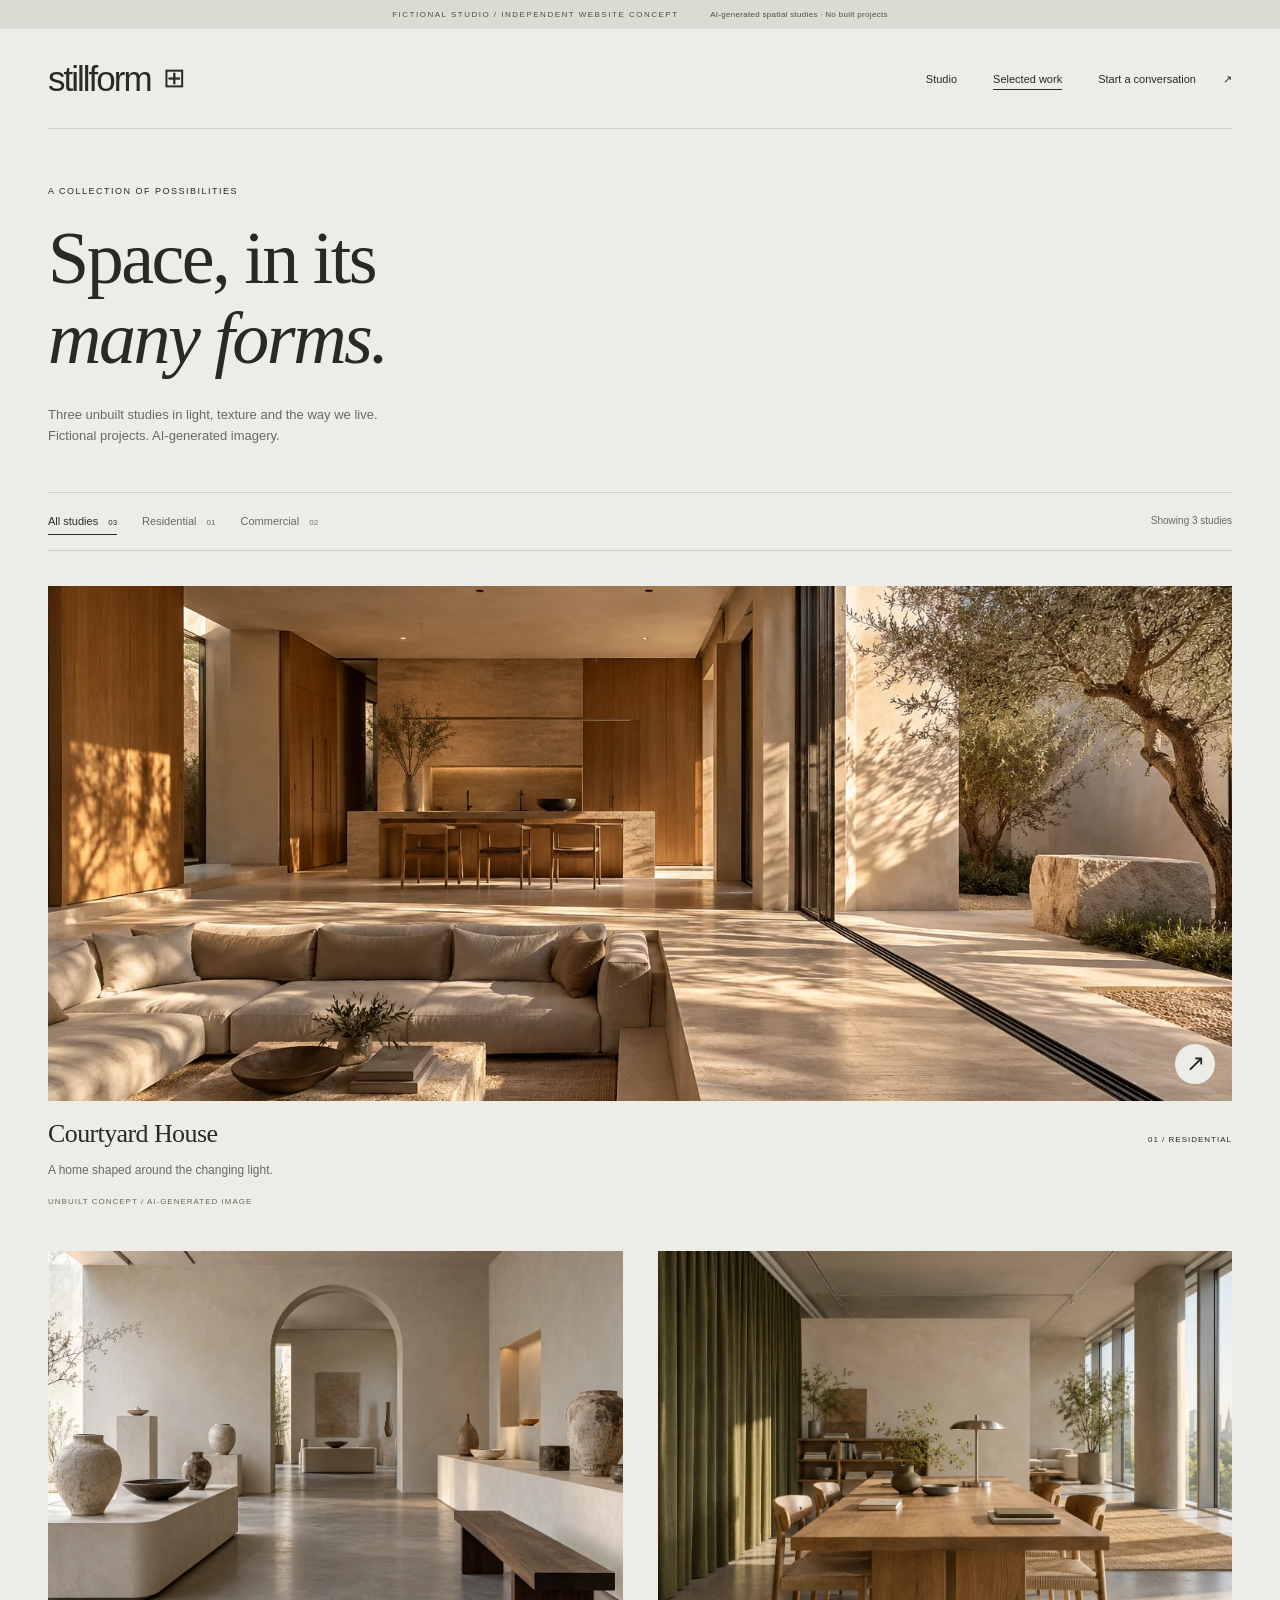
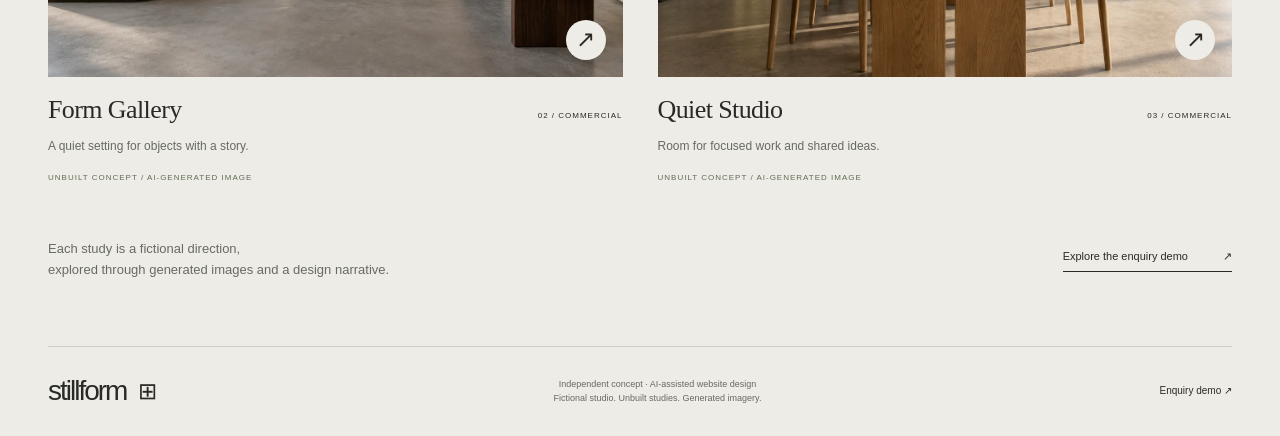
<file: stillform/projects.html>
<!doctype html><html lang="en"><head><meta charset="utf-8"><meta name="viewport" content="width=device-width,initial-scale=1"><meta name="description" content="Browse Stillform's three fictional spatial studies. Filter residential and commercial concepts and explore accessible project-detail dialogs."><title>Selected studies — Stillform</title><link rel="stylesheet" href="style.css"><script src="app.js" defer></script></head><body>
<a class="skip" href="#main">Skip to content</a><div class="concept">FICTIONAL STUDIO / INDEPENDENT WEBSITE CONCEPT <span>AI-generated spatial studies · No built projects</span></div><header class="wrap"><a class="brand" href="index.html" aria-label="Stillform home">stillform<span class="brand-mark" aria-hidden="true">⊞</span></a><button class="menu-button" type="button" aria-controls="site-nav" aria-expanded="false">Menu <span aria-hidden="true">+</span></button><nav id="site-nav" aria-label="Main navigation"><a href="index.html">Studio</a><a href="projects.html" aria-current="page">Selected work</a><a href="contact.html">Start a conversation <span aria-hidden="true">↗</span></a></nav></header>
<main id="main" class="wrap"><section class="page-heading"><p class="eyebrow">A COLLECTION OF POSSIBILITIES</p><h1>Space, in its<br><em>many forms.</em></h1><p>Three unbuilt studies in light, texture and the way we live.<br>Fictional projects. AI-generated imagery.</p></section><div class="filter-bar"><div class="filters" role="group" aria-label="Filter studies"><button type="button" data-filter="all" aria-pressed="true">All studies <span>03</span></button><button type="button" data-filter="residential" aria-pressed="false">Residential <span>01</span></button><button type="button" data-filter="commercial" aria-pressed="false">Commercial <span>02</span></button></div><p id="filter-status" role="status">Showing 3 studies</p></div>
<section class="project-grid" aria-label="Concept projects"><article class="project-card wide" data-category="residential" id="courtyard"><button type="button" data-project="courtyard" aria-haspopup="dialog"><div class="image-frame"><img src="assets/courtyard.webp" width="1536" height="1024" alt="Generated concept: a courtyard house with warm oak, travertine and a recessed seating area."><span class="image-arrow" aria-hidden="true">↗</span></div><div class="project-caption"><h2>Courtyard House</h2><span>01 / RESIDENTIAL</span></div><p>A home shaped around the changing light.</p><span class="study-label">UNBUILT CONCEPT / AI-GENERATED IMAGE</span></button></article>
<article class="project-card" data-category="commercial" id="gallery"><button type="button" data-project="gallery" aria-haspopup="dialog"><div class="image-frame"><img src="assets/gallery.webp" width="1536" height="1024" loading="lazy" alt="Generated concept: a quiet ceramics gallery with sculptural plinths and an arched opening."><span class="image-arrow" aria-hidden="true">↗</span></div><div class="project-caption"><h2>Form Gallery</h2><span>02 / COMMERCIAL</span></div><p>A quiet setting for objects with a story.</p><span class="study-label">UNBUILT CONCEPT / AI-GENERATED IMAGE</span></button></article>
<article class="project-card" data-category="commercial" id="office"><button type="button" data-project="office" aria-haspopup="dialog"><div class="image-frame"><img src="assets/office.webp" width="1536" height="1024" loading="lazy" alt="Generated concept: an oak communal worktable beside an olive curtain and tall office windows."><span class="image-arrow" aria-hidden="true">↗</span></div><div class="project-caption"><h2>Quiet Studio</h2><span>03 / COMMERCIAL</span></div><p>Room for focused work and shared ideas.</p><span class="study-label">UNBUILT CONCEPT / AI-GENERATED IMAGE</span></button></article></section>
<section class="project-end"><p>Each study is a fictional direction,<br>explored through generated images and a design narrative.</p><a class="text-link" href="contact.html">Explore the enquiry demo <span aria-hidden="true">↗</span></a></section></main>
<dialog id="project-dialog" aria-labelledby="dialog-title"><button class="dialog-close" type="button" aria-label="Close project details" autofocus>×</button><div class="dialog-layout"><img id="dialog-image" src="assets/courtyard.webp" width="1536" height="1024" alt=""><div class="dialog-copy"><p class="eyebrow" id="dialog-category"></p><h2 id="dialog-title"></h2><p id="dialog-description"></p><dl><dt>Material direction</dt><dd id="dialog-materials"></dd><dt>Design intention</dt><dd id="dialog-intention"></dd><dt>Project status</dt><dd>Fictional, unbuilt concept. AI-generated imagery.</dd></dl><a class="text-link" href="contact.html">Explore an enquiry <span aria-hidden="true">↗</span></a></div></div></dialog>
<footer class="wrap"><a class="brand" href="index.html">stillform<span class="brand-mark" aria-hidden="true">⊞</span></a><span>Independent concept · AI-assisted website design<br>Fictional studio. Unbuilt studies. Generated imagery.</span><a href="contact.html">Enquiry demo ↗</a></footer></body></html>
</file>
<file: style.css>
:root{color-scheme:light;--paper:#f7f5ef;--ink:#263b32;--muted:#626b64;--line:#d5d8ce}
*{box-sizing:border-box}
body{margin:0;background:var(--paper);color:var(--ink);font-family:"Microsoft YaHei","PingFang SC",system-ui,sans-serif;line-height:1.8}
a{color:inherit;text-decoration:none}
a:focus-visible{outline:3px solid #35654a;outline-offset:5px}
.wrap{width:min(1160px,calc(100% - 80px));margin-inline:auto}
header,footer{display:flex;justify-content:space-between;gap:16px;font-size:12px;color:var(--muted)}
header{padding:30px 0;border-bottom:1px solid var(--line);letter-spacing:.06em}
.intro{padding:72px 0 56px;max-width:780px}
.eyebrow{font-size:13px;letter-spacing:.12em}
h1{font-size:clamp(38px,5.4vw,64px);line-height:1.3;letter-spacing:-.04em;margin:18px 0 25px}
.lead{font-size:18px;max-width:660px}
.note{max-width:660px;font-size:13px;color:var(--muted);margin-top:25px}
.projects{display:grid;grid-template-columns:repeat(3,minmax(0,1fr));gap:28px;padding-bottom:76px}
article{min-width:0}
.preview{display:block;overflow:hidden;background:#e9e9e2;border:1px solid var(--line)}
.preview img{display:block;width:100%;height:auto;aspect-ratio:4/3;object-fit:cover;transition:transform .2s}
.preview:hover img{transform:scale(1.025)}
.meta{display:flex;justify-content:space-between;gap:10px;font-size:10px;color:var(--muted);margin-top:20px}
h2{font-size:28px;line-height:1.4;margin:12px 0}
h2 a{display:flex;justify-content:space-between;align-items:center}
h2 span{font-size:22px;font-weight:400}
article p{font-size:14px;color:var(--muted)}
.features{font-size:11px;border-top:1px solid var(--line);padding-top:16px;margin-top:21px}
.visit{display:inline-flex;gap:25px;align-items:center;font-size:14px;border-bottom:1px solid var(--ink);padding:5px 0}
footer{border-top:1px solid var(--line);padding:24px 0 35px}
@media(max-width:850px){.projects{grid-template-columns:1fr;gap:56px;max-width:620px}.intro{padding-top:48px}.meta{font-size:12px}}
@media(max-width:480px){.wrap{width:calc(100% - 40px)}header,footer{flex-direction:column;gap:5px}header{padding:20px 0}.intro{padding:36px 0}.lead{font-size:16px}.note{font-size:12px}.projects{padding-bottom:48px}}
@media(prefers-reduced-motion:reduce){.preview img{transition:none}}
</file>
<file: clearhaven/style.css>
:root{--ink:#243f35;--paper:#faf8f1;--muted:#606d62;--line:#d9dfd3;--lime:#e8edb4;--orange:#bb542e}*{box-sizing:border-box}html{scroll-behavior:smooth;scroll-padding-top:24px}body{margin:0;background:var(--paper);color:var(--ink);font-family:Arial,Helvetica,sans-serif;font-size:16px;line-height:1.6}a{color:inherit;text-decoration:none}button,input,select,textarea{font:inherit}button,a,summary,select{touch-action:manipulation}a:focus-visible,button:focus-visible,summary:focus-visible,select:focus-visible,textarea:focus-visible{outline:3px solid var(--orange);outline-offset:5px}.wrap{width:min(1240px,calc(100% - 96px));margin-inline:auto}.concept-bar{padding:8px 24px;background:var(--ink);color:#fff;font-size:10px;letter-spacing:1.8px;text-align:center}.concept-bar span{letter-spacing:.3px;color:#d9e1d3;margin-left:26px}.header{display:flex;align-items:center;justify-content:space-between;padding-block:27px}.brand{display:flex;align-items:center;font-size:28px;letter-spacing:-1.3px;font-weight:700;white-space:nowrap}.brand-mark{font-size:36px;font-weight:400;line-height:1;margin-right:8px}.brand-dot{color:var(--orange)}nav{display:flex;gap:30px;font-size:13px}nav a:hover,.text-link:hover{text-decoration:underline;text-underline-offset:5px}.button{display:inline-flex;align-items:center;justify-content:space-between;gap:28px;background:var(--ink);color:white;border:0;border-radius:6px;padding:17px 23px;font-size:14px;font-weight:600;cursor:pointer;transition:background .2s}.button:hover{background:#3c5d47}.button span{font-size:20px;line-height:1}.button.small{padding:12px 17px;font-size:12px}.hero{display:grid;grid-template-columns:1.08fr 1fr;gap:38px;align-items:center;padding-block:24px 56px}.eyebrow{font-size:10px;letter-spacing:2px;font-weight:700;margin:0 0 26px}.tiny-line{display:inline-block;width:24px;height:1px;background:var(--orange);vertical-align:middle;margin-right:9px}h1,h2{font-family:Georgia,'Times New Roman',serif;font-weight:400;line-height:1.07;letter-spacing:-3px;margin:0}h1{font-size:clamp(52px,5.5vw,79px)}h1 em{font-weight:400;color:var(--orange)}.lead{font-size:16px;line-height:1.8;color:var(--muted);max-width:425px;margin:28px 0}.hero-actions{display:flex;align-items:center;gap:23px;flex-wrap:wrap}.text-link{font-size:12px;font-weight:600;display:inline-flex;gap:20px;align-items:center}.hero-note{display:flex;align-items:center;gap:10px;font-size:11px;color:var(--muted);margin-top:32px}.round-icon{border:1px solid #bbc8ae;border-radius:50%;width:23px;height:23px;text-align:center;line-height:21px}.hero-art{position:relative}.hero-art img{width:100%;height:auto;display:block;border-radius:110px 8px 8px 8px}.art-label{position:absolute;left:-20px;bottom:45px;background:var(--lime);padding:19px 29px;display:flex;align-items:center;gap:20px;font-size:15px;line-height:1.4;box-shadow:0 8px 25px #263b2e10;transform:rotate(-4deg)}.sun{font-size:46px;line-height:1}.art-caption{position:absolute;bottom:10px;right:16px;font-size:8px;letter-spacing:1.7px}.intro-strip{border-block:1px solid var(--line);display:grid;grid-template-columns:1.15fr 1fr 1.2fr 1fr;align-items:center;gap:20px;padding-block:27px}.intro-strip p{margin:0;font-family:Georgia,serif;font-size:21px;line-height:1.25}.intro-strip strong{font-weight:400;font-style:italic}.intro-strip>span{font-size:12px;padding-left:20px;border-left:1px solid var(--line)}.section{padding-block:86px}.section-top{display:flex;justify-content:space-between;gap:45px;align-items:end;margin-bottom:40px}h2{font-size:52px;letter-spacing:-2px}.section-top>p{max-width:340px;color:var(--muted);font-size:14px;margin:0 0 4px}.services{display:grid;grid-template-columns:repeat(3,1fr);gap:18px}.service{border:1px solid var(--line);border-radius:8px;padding:26px;background:#f1f2e9;display:flex;flex-direction:column}.service.featured{background:#e9eddf}.service-top{display:flex;justify-content:space-between;align-items:center;gap:10px;margin-bottom:25px}.service-symbol{font-size:33px;color:var(--orange);line-height:1}.tag{font-size:8px;letter-spacing:1px}.service h3{font-family:Georgia,serif;font-size:29px;font-weight:400;letter-spacing:-.7px;margin:0 0 10px}.service p{font-size:13px;color:var(--muted);margin:0;min-height:62px}.service ul{padding:20px 0;list-style:none;margin:0;flex:1;font-size:12px;line-height:1.8}.service li{margin-block:7px;padding-left:17px;position:relative}.service li:before{content:'✓';position:absolute;left:0;font-size:10px}.service>a{font-size:12px;font-weight:700;border-top:1px solid #cdd6c3;padding-top:18px;display:flex;justify-content:space-between}.service>a:hover{text-decoration:underline}.section-footnote{font-size:10px;color:var(--muted);margin:19px 0 0;max-width:780px}.approach{background:var(--ink);color:var(--paper);padding-block:70px}.approach-grid{display:grid;grid-template-columns:1fr 1.1fr;gap:90px}.approach .eyebrow{color:var(--lime)}.approach h2{font-size:57px}.approach p:not(.eyebrow){max-width:320px;font-size:14px;color:#c9d4c6;margin:25px 0}.approach .text-link{color:var(--lime)}.steps{list-style:none;padding:0;margin:0}.steps li{display:flex;gap:28px;padding:23px 0;border-bottom:1px solid #54705d}.steps li:first-child{padding-top:0}.steps li:last-child{border-bottom:0;padding-bottom:0}.steps li>span{font-family:Georgia,serif;font-size:25px;color:var(--lime)}.steps h3{font-size:18px;font-weight:500;margin:0}.steps p{margin:9px 0 0!important;max-width:none!important;font-size:13px!important}.faq-section{display:grid;grid-template-columns:1fr 1.3fr;gap:65px}.faq-section>div>p:not(.eyebrow){color:var(--muted);font-size:14px}.faqs details{border-bottom:1px solid var(--line)}.faqs summary{cursor:pointer;padding:22px 32px 22px 0;font-size:15px;font-weight:600;list-style:none;position:relative}.faqs summary::-webkit-details-marker{display:none}.faqs summary:after{content:'+';position:absolute;right:5px;top:16px;font-size:25px;font-weight:400}.faqs details[open] summary:after{content:'−'}.faqs details p{font-size:13px;color:var(--muted);margin:0 25px 23px 0}.enquiry-section{display:grid;grid-template-columns:1fr 1.1fr;gap:65px;background:#e9eddf;border-radius:10px;padding:55px;margin-bottom:65px}.enquiry-copy>p:not(.eyebrow){font-size:15px;color:var(--muted);margin-block:24px}.demo-note{margin-top:50px;max-width:280px;border-top:1px solid #bfccb4;padding-top:17px;font-size:12px}.demo-note p{color:var(--muted);font-size:11px;margin:7px 0}.form-heading{display:flex;justify-content:space-between;align-items:center;gap:10px}.form-heading h3{font-size:18px;font-weight:500;margin:0 0 15px}.form-heading span{font-size:8px;border:1px solid #a9b69c;border-radius:4px;letter-spacing:1px;padding:2px 7px;margin-bottom:15px}label{display:block;font-size:12px;font-weight:600;margin:12px 0 7px}label span{font-weight:400;color:var(--muted)}select,textarea{width:100%;background:var(--paper);color:var(--ink);border:1px solid #b9c6ad;border-radius:5px;padding:13px;font-size:13px}textarea{resize:vertical;min-height:88px}form .button{width:100%;margin-top:16px}.form-note{font-size:10px;color:var(--muted);margin:10px 0 0}#result{margin-top:20px;padding:17px;background:var(--paper);border-left:3px solid var(--ink);font-size:13px;overflow-wrap:anywhere}#result p{margin:6px 0}footer{border-top:1px solid var(--line);padding-block:30px;display:flex;align-items:center;justify-content:space-between;gap:25px}footer .brand{font-size:23px}footer .brand-mark{font-size:30px}footer p{font-size:12px;color:var(--muted)}footer>span{font-size:10px;color:var(--muted);text-align:right}.skip{position:fixed;top:-100px;left:10px;background:white;padding:12px;z-index:10}.skip:focus{top:10px}
@media(min-width:1500px){.hero{gap:65px}.hero-art img{max-height:590px;object-fit:cover}}
@media(max-width:1000px){.wrap{width:calc(100% - 48px)}nav{gap:16px}.hero{gap:24px}h1{font-size:57px}.hero-actions{gap:17px}.hero-art img{min-height:510px;object-fit:cover}.art-label{left:-10px;padding:15px 20px}.service{padding:20px}.service-top{flex-wrap:wrap}.approach-grid{gap:45px}.enquiry-section{padding:35px;gap:35px}.intro-strip{grid-template-columns:1fr 1fr}.intro-strip>span:last-child{grid-column:2}.intro-strip>span:nth-child(3){border:0;padding-left:0}}
@media(max-width:680px){.wrap{width:calc(100% - 40px)}.concept-bar{font-size:8px;padding:7px 10px;letter-spacing:1px}.concept-bar span{display:block;font-size:9px;margin:1px 0 0}.header{padding-block:20px}.brand{font-size:24px}.brand-mark{font-size:29px}.header nav{display:none}.button.small{font-size:10px;padding:10px 12px;gap:12px}.hero{grid-template-columns:1fr;padding-block:20px 34px;gap:34px}.eyebrow{font-size:9px;margin-bottom:20px}h1{font-size:58px;letter-spacing:-2.7px}.lead{font-size:14px;margin:22px 0}.button{font-size:12px;padding:15px 18px;gap:20px}.hero-actions{gap:22px}.text-link{font-size:11px}.hero-note{margin-top:23px;font-size:10px}.hero-art{margin-left:12px}.hero-art img{min-height:0;height:auto;max-height:420px;object-fit:cover;border-top-left-radius:80px}.art-label{bottom:35px;left:-12px;font-size:13px}.sun{font-size:35px}.intro-strip{gap:19px;padding-block:22px}.intro-strip p{font-size:19px}.intro-strip>span{font-size:10px;padding-left:16px}.section{padding-block:55px}.section-top{display:block;margin-bottom:28px}h2{font-size:43px}.section-top>p{margin-top:22px;font-size:13px}.services{grid-template-columns:1fr;gap:16px}.service{padding:26px}.service-top{margin-bottom:18px}.service p{min-height:0}.service ul{padding-block:15px}.service h3{font-size:30px}.tag{font-size:9px}.section-footnote{font-size:10px}.approach{padding-block:48px}.approach-grid{grid-template-columns:1fr;gap:37px}.approach h2{font-size:47px}.steps li{gap:23px}.faq-section{grid-template-columns:1fr;gap:15px}.faqs summary{font-size:14px}.enquiry-section{grid-template-columns:1fr;padding:28px 23px;gap:30px;margin-bottom:40px}.demo-note{margin-top:22px;max-width:none}.enquiry-copy>p:not(.eyebrow){margin-block:18px}.form-heading h3{font-size:16px}footer{flex-wrap:wrap;gap:12px;padding-block:25px}footer p{margin:0}footer>span{width:100%;text-align:left;font-size:9px}}
@media(prefers-reduced-motion:reduce){html{scroll-behavior:auto}.button{transition:none}}
</file>
<file: relay/style.css>
:root{--navy:#132341;--blue:#2950ed;--muted:#65708a;--line:#e2e7f0;--light:#f4f7fd}*{box-sizing:border-box}html{scroll-behavior:smooth;scroll-padding-top:20px}body{margin:0;color:var(--navy);font-family:Arial,Helvetica,sans-serif;line-height:1.6;background:#fff}a{color:inherit;text-decoration:none}button,input{font:inherit}button,a,summary{touch-action:manipulation}button{cursor:pointer}a:focus-visible,button:focus-visible,summary:focus-visible,input:focus-visible+span{outline:3px solid #fb9241;outline-offset:5px}.wrap{width:min(1220px,calc(100% - 80px));margin:auto}.concept{background:var(--navy);color:white;text-align:center;font-size:9px;letter-spacing:1.5px;padding:8px 16px}.concept span{margin-left:22px;color:#c7d2e8;letter-spacing:.3px}header{display:flex;align-items:center;justify-content:space-between;padding:24px 0}.brand{display:flex;align-items:center;gap:9px;font-weight:800;letter-spacing:-1.6px;font-size:32px}.logo{display:grid;place-items:center;background:var(--blue);color:white;border-radius:9px;width:33px;height:33px;font-size:29px;line-height:1;letter-spacing:0}.logo.tiny{width:22px;height:22px;border-radius:6px;font-size:20px}nav{display:flex;gap:30px;font-size:12px;font-weight:600}nav a:hover{text-decoration:underline;text-underline-offset:5px}.button{display:inline-flex;align-items:center;justify-content:space-between;gap:32px;background:var(--blue);border:1px solid var(--blue);color:#fff;padding:15px 22px;border-radius:7px;font-weight:600;font-size:13px}.button:hover{background:#173acc}.button span{font-size:20px;line-height:1}.button.small{padding:11px 16px;font-size:11px}.hero{padding-top:52px}.hero-top{text-align:center;position:relative}.pill{display:inline-flex;align-items:center;gap:8px;border:1px solid #d7e0ff;background:#f8faff;border-radius:25px;font-size:9px;letter-spacing:1.5px;padding:7px 12px}.pill>span{background:var(--blue);width:6px;height:6px;border-radius:50%}h1,h2,h3,p{margin-top:0}h1{font-size:clamp(58px,6.8vw,94px);line-height:1.02;letter-spacing:-5px;font-weight:700;margin:22px 0}h1>span{color:var(--blue)}.hero-top>p:not(.micro){color:var(--muted);font-size:17px;line-height:1.75;margin-bottom:23px}.micro{font-size:10px;color:var(--muted);margin-top:12px}.product{border:1px solid #cdd7ec;border-radius:12px;box-shadow:0 25px 70px #294a9b14;margin-top:41px;overflow:hidden;scroll-margin-top:25px;background:white}.app-top{background:#f8faff;padding:13px 20px;border-bottom:1px solid var(--line);display:flex;justify-content:space-between}.app-name{display:flex;align-items:center;gap:10px;font-weight:600;font-size:11px}.demo-badge{font-size:8px;font-weight:600;letter-spacing:1px;border:1px solid #bfcce6;color:#536a99;padding:3px 7px;border-radius:4px}.window-dots{color:#c4cdde;font-size:10px;letter-spacing:4px}.app-body{display:grid;grid-template-columns:190px 1fr}.app-sidebar{background:#f6f8fc;border-right:1px solid var(--line);padding:24px 16px;position:relative}.workspace{display:flex;align-items:center;gap:8px;font-size:10px;font-weight:600;white-space:nowrap}.avatar{border-radius:6px;background:#dee6ff;color:var(--blue);font-weight:700;padding:3px 8px}.sidebar-label{font-size:8px;letter-spacing:1px;color:var(--muted);margin-top:35px}.sidebar-active{display:flex;align-items:center;gap:10px;background:#e6edff;color:#3154c8;border-radius:5px;font-size:11px;padding:9px}.sidebar-bottom{position:absolute;bottom:25px;font-size:8px;line-height:1.8;letter-spacing:1px;color:#70809e}.board{padding:29px 28px 19px;min-width:0}.board-heading{display:flex;justify-content:space-between;align-items:center;gap:15px}.eyebrow{font-size:9px;letter-spacing:1.6px;font-weight:700;color:var(--blue);margin-bottom:15px}.board-heading .eyebrow{font-size:8px;margin-bottom:6px;color:var(--muted)}.board h2{font-size:23px;letter-spacing:-.8px;margin-bottom:0}.project-mark{color:var(--blue);font-size:35px}.board-help{color:var(--muted);font-size:10px;margin:8px 0 22px}.progress-row{display:flex;justify-content:space-between;gap:10px;font-size:10px;align-items:center}.progress-row button{border:0;background:none;color:#425b89;padding:4px;font-size:10px}.progress-row button:hover{text-decoration:underline}.progress{height:4px;background:#edf0f8;border-radius:5px;margin:9px 0 24px}.progress>span{display:block;width:0;height:100%;background:var(--blue);border-radius:inherit;transition:width .2s}.lanes{display:grid;grid-template-columns:repeat(3,minmax(0,1fr));gap:13px}.lane{min-width:0;background:#f6f8fc;border-radius:6px;padding:10px;min-height:260px}.lane h3{display:flex;align-items:center;font-size:10px;gap:7px;font-weight:600;margin:1px 0 15px}.dot{width:6px;height:6px;border-radius:50%;display:inline-block;flex:none}.gray{background:#99a5bb}.blue{background:var(--blue)}.green{background:#25876c}.count{margin-left:auto;background:#e8edf6;border-radius:3px;font-size:9px;padding:0 5px;color:#677491}.task{border:1px solid #e0e6f0;border-radius:5px;padding:12px;background:white;box-shadow:0 3px 5px #253f7710;margin-bottom:9px;overflow-wrap:anywhere}.task-tag{font-size:7px;letter-spacing:.6px;color:#4165b2;background:#edf2ff;display:inline-block;border-radius:3px;padding:2px 5px;margin-bottom:9px}.task h4{font-size:12px;line-height:1.4;margin:0 0 12px}.task-meta{font-size:8px;color:var(--muted);margin-bottom:11px}.task button{display:block;width:100%;border:1px solid #ced9f0;border-radius:4px;background:#f8faff;color:#2a51cc;font-size:9px;font-weight:600;padding:7px 4px}.task button:hover{background:#e6edff}.task-complete{font-size:9px;color:#20715a}.board-status{font-size:10px;color:var(--muted);margin:13px 0 0;min-height:16px}.under-product{display:flex;justify-content:space-between;align-items:center;padding-block:38px;border-bottom:1px solid var(--line);gap:25px}.under-product>span{font-size:8px;letter-spacing:1px;color:var(--muted)}.under-product p{text-align:center;font-size:15px;margin:0;color:var(--muted)}.under-product strong{color:var(--navy);font-weight:500}.section{padding-block:90px}h2{font-size:49px;line-height:1.12;letter-spacing:-2.2px;font-weight:600}.section-heading{margin-bottom:35px}.section-heading>p:not(.eyebrow){color:var(--muted);font-size:14px}.features{display:grid;grid-template-columns:repeat(3,1fr);gap:30px}.features h3{font-size:18px;letter-spacing:-.4px;margin:22px 0 10px}.features p{font-size:13px;color:var(--muted);margin:0;max-width:330px}.feature-visual{height:160px;background:#f1f5fd;border-radius:8px;display:flex;align-items:center;justify-content:center;position:relative;overflow:hidden}.mini-board{display:grid;grid-template-columns:repeat(3,1fr);padding:28px 20px;gap:12px;align-content:center}.mini-board span{font-size:7px;color:#647492}.mini-board i{height:53px;background:white;border:1px solid #d5dff4;border-top:3px solid #cedaff;border-radius:4px}.mini-board i:last-child{border-top-color:#8bc8b5}.handoff{flex-direction:column}.mini-card{background:white;border:1px solid #d5dff4;border-radius:5px;padding:15px;font-size:11px;box-shadow:0 6px 20px #244da311;transform:rotate(-5deg)}.mini-card b{margin-left:25px;color:var(--blue)}.mini-tag{font-size:9px;background:#dce7ff;color:#3159d1;border-radius:5px;padding:5px 11px;transform:translate(23px,-3px) rotate(3deg)}.mini-progress{flex-direction:column;gap:15px}.mini-progress>span{font-size:39px;color:var(--blue);font-weight:700;letter-spacing:-1px}.mini-progress small{font-size:11px;color:var(--muted);font-weight:400;letter-spacing:0}.mini-progress i{height:7px;width:160px;background:linear-gradient(to right,var(--blue) 66%,#dce4f4 66%);border-radius:5px}.workflow{background:var(--navy);color:white;padding-block:64px}.workflow-inner{display:grid;grid-template-columns:1fr 1fr;gap:80px}.workflow .eyebrow{color:#9cb3ff}.workflow h2{font-size:54px}.workflow p:not(.eyebrow){font-size:13px;color:#b4c3dd}.workflow ol{margin:0;padding:0;list-style:none}.workflow li{display:flex;gap:25px;border-bottom:1px solid #34435d;padding:22px 0}.workflow li:first-child{padding-top:0}.workflow li:last-child{border:0}.workflow li>span{font-size:12px;color:#9cb3ff}.workflow h3{font-size:18px;font-weight:500;margin-bottom:7px}.workflow li p{margin:0}.pricing{text-align:center}.billing{display:inline-flex;gap:3px;border:1px solid var(--line);border-radius:8px;padding:4px;margin:0 0 30px;background:#f7f9fd}.billing label{position:relative;cursor:pointer}.billing input{position:absolute;opacity:0;width:1px;height:1px}.billing span{display:block;padding:8px 20px;font-size:12px;border-radius:5px}.billing input:checked+span{background:white;color:var(--blue);box-shadow:0 1px 6px #15244315}.plans{display:grid;grid-template-columns:1fr 1fr;max-width:810px;margin:auto;gap:22px;text-align:left}.plan{padding:29px;border:1px solid var(--line);border-radius:10px}.plan.team{border-color:#a8baff;background:#f8faff}.plan-label{font-size:8px;color:var(--muted);letter-spacing:1.1px}.plan h3{margin:14px 0 8px;font-size:23px}.price{font-size:49px;letter-spacing:-2px;font-weight:600}.price span{font-size:12px;font-weight:400;letter-spacing:0;color:var(--muted)}.plan p{font-size:12px;color:var(--muted);margin-bottom:20px;min-height:40px}.plan ul{list-style:none;padding:0;font-size:12px;line-height:2.2;margin-bottom:25px}.plan li:before{content:'✓';color:var(--blue);margin-right:9px}.plan .button{width:100%;font-size:11px;gap:10px}.button.outline{background:#fff;border-color:#ccd7ee;color:var(--navy)}.button.outline:hover{background:#edf2ff}.plan small{display:block;font-size:9px;color:var(--muted);margin-top:10px}.plan-head{display:flex;justify-content:space-between;gap:10px;align-items:center}.pricing-note{font-size:11px;color:var(--muted);max-width:740px;margin:22px auto 0}.faq{border-top:1px solid var(--line);display:grid;grid-template-columns:1fr 1.2fr;gap:60px}.faq details{border-bottom:1px solid var(--line)}summary{cursor:pointer;list-style:none;padding:20px 25px 20px 0;font-size:14px;font-weight:600;position:relative}summary::-webkit-details-marker{display:none}summary:after{content:'+';position:absolute;right:3px;font-size:20px;top:14px}details[open] summary:after{content:'−'}details p{font-size:13px;color:var(--muted);padding-right:20px}.closing{background:#edf2ff;text-align:center;padding:48px 20px 55px;border-radius:12px;margin-bottom:55px}.closing-icon{font-size:35px;color:var(--blue)}.closing h2{font-size:43px;margin:15px 0 25px}footer{padding:27px 0;border-top:1px solid var(--line);display:flex;align-items:center;justify-content:space-between;gap:20px}footer .brand{font-size:25px}footer .logo{width:26px;height:26px;font-size:22px}footer p,footer>span{font-size:9px;color:var(--muted);margin:0}.skip{position:fixed;top:-90px;left:10px;background:#fff;padding:12px;z-index:5}.skip:focus{top:10px}.sr-only{position:absolute;width:1px;height:1px;padding:0;margin:-1px;overflow:hidden;clip:rect(0,0,0,0);white-space:nowrap;border:0}
@media(max-width:1000px){.wrap{width:calc(100% - 48px)}.app-body{grid-template-columns:150px 1fr}.app-sidebar{padding:20px 10px}.workspace{font-size:9px}.board{padding:23px 18px}.board h2{font-size:20px}.lanes{gap:8px}.lane{padding:8px}.task{padding:9px}.workflow-inner{gap:40px}.features{gap:20px}.under-product>span{max-width:120px}h2{font-size:44px}}
@media(max-width:680px){.wrap{width:calc(100% - 36px)}.concept{font-size:8px;letter-spacing:1px}.concept span{display:block;margin:1px 0 0;font-size:9px}.brand{font-size:28px}header{padding-block:19px}header nav{display:none}.button.small{font-size:10px;padding:10px 12px;gap:15px}.hero{padding-top:30px}h1{font-size:clamp(44px,14vw,56px);letter-spacing:-2.8px}.hero-top>p:not(.micro){font-size:14px}.hero-top .button{font-size:12px}.micro{font-size:9px}.pill{font-size:7px;letter-spacing:1px}.product{margin-top:31px}.app-top{padding:12px}.app-name{font-size:9px;gap:7px}.app-name .demo-badge{font-size:6px}.window-dots{display:none}.app-body{display:block}.app-sidebar{display:none}.board{padding:20px 12px}.board h2{font-size:19px;max-width:230px}.board-help{font-size:10px;margin-bottom:16px}.project-mark{font-size:25px}.lanes{grid-template-columns:1fr;gap:12px}.lane{min-height:100px;padding:12px}.lane h3{font-size:11px;margin-bottom:12px}.task{padding:14px}.task h4{font-size:14px;margin-bottom:7px}.task-tag{font-size:8px;margin-bottom:7px}.task-meta{font-size:10px}.task button{font-size:11px;padding:9px}.task-complete{font-size:11px}.board-status{font-size:10px}.under-product{padding-block:25px;justify-content:center}.under-product>span{display:none}.under-product p{font-size:13px}.section{padding-block:53px}h2{font-size:39px;letter-spacing:-1.6px}.eyebrow{font-size:8px;letter-spacing:1.2px}.features{grid-template-columns:1fr;gap:32px}.feature-visual{height:170px}.features h3{margin-top:17px}.features p{max-width:none}.workflow{padding-block:45px}.workflow-inner{grid-template-columns:1fr;gap:26px}.workflow h2{font-size:43px}.workflow h3{font-size:16px}.workflow li{gap:18px}.plans{grid-template-columns:1fr}.plan{padding:25px}.plan p{min-height:0}.pricing .section-heading>p{font-size:12px}.pricing-note{font-size:10px}.faq{grid-template-columns:1fr;gap:10px}.closing{padding:35px 20px 40px}.closing h2{font-size:33px}footer{flex-wrap:wrap;gap:12px}footer p,footer>span{width:100%;font-size:9px}}
@media(prefers-reduced-motion:reduce){html{scroll-behavior:auto}.progress>span{transition:none}}
</file>
<file: stillform/style.css>
:root{--paper:#eeece6;--ink:#292a26;--muted:#676b61;--line:#cccfc4;--accent:#737d64}*{box-sizing:border-box}html{scroll-behavior:smooth;scroll-padding-top:24px}body{margin:0;color:var(--ink);background:var(--paper);font:15px/1.65 Arial,Helvetica,sans-serif}a{color:inherit;text-decoration:none}button,input,select,textarea{font:inherit}button,a,summary{touch-action:manipulation}button{cursor:pointer}a:focus-visible,button:focus-visible,select:focus-visible,textarea:focus-visible,summary:focus-visible{outline:3px solid #956849;outline-offset:5px}.wrap{width:min(1320px,calc(100% - 96px));margin-inline:auto}.concept{font-size:8px;letter-spacing:1.5px;text-align:center;background:#dadcd3;padding:8px 15px;color:#494e43}.concept span{margin-left:28px;letter-spacing:.3px}header{display:flex;justify-content:space-between;align-items:center;padding-block:32px;border-bottom:1px solid var(--line)}.brand{font-size:35px;letter-spacing:-2px;font-weight:500;display:inline-flex;align-items:center;gap:12px;line-height:1}.brand-mark{font-size:27px;line-height:1;font-weight:400}nav{display:flex;gap:36px;align-items:center;font-size:11px}nav a[aria-current]{text-decoration:underline;text-underline-offset:6px}nav a:last-child{display:flex;gap:27px}nav a:hover{text-decoration:underline;text-underline-offset:6px}.menu-button{display:none}h1,h2,h3,p,figure{margin-top:0}h1,h2{font-family:Georgia,'Times New Roman',serif;font-weight:400;line-height:1.08;letter-spacing:-2.5px}h1{font-size:clamp(48px,5.5vw,83px);margin-bottom:0}h1 em{font-weight:400}h2{font-size:48px}h3{font-weight:400}.hero{padding-top:48px}.hero-heading{display:flex;justify-content:space-between;gap:35px;align-items:end;margin-bottom:38px}.hero-aside{max-width:270px;padding-bottom:7px}.hero-aside p{font-size:12px;color:var(--muted);line-height:1.8;margin-bottom:21px}.text-link{display:inline-flex;align-items:center;justify-content:space-between;gap:35px;border-bottom:1px solid var(--ink);padding-bottom:6px;font-size:11px}.text-link:hover{color:var(--accent)}.hero-image img{width:100%;height:clamp(370px,39vw,610px);object-fit:cover;display:block}.hero-image figcaption{display:flex;justify-content:space-between;gap:20px;font-size:8px;letter-spacing:1px;padding-top:14px}.intro{display:grid;grid-template-columns:1fr 1.2fr;gap:100px;padding-block:90px}.eyebrow{font-size:9px;letter-spacing:1.5px;margin-bottom:20px}.intro>.eyebrow{padding-top:11px}.intro h2{font-size:49px;margin-bottom:20px}.intro p:not(.eyebrow){font-size:17px;line-height:1.85;max-width:610px;color:#50574b}.intro .small-note{font-size:10px!important;line-height:1.7!important;max-width:470px!important;color:var(--muted)!important;margin-top:25px}.selected{padding-bottom:85px}.section-title{display:flex;justify-content:space-between;gap:25px;align-items:end;border-top:1px solid var(--line);padding-top:35px;margin-bottom:30px}.section-title h2{margin-bottom:0}.section-title>.text-link{margin-bottom:8px}.home-projects{display:grid;grid-template-columns:1.25fr 1fr;gap:35px;align-items:start}.home-projects article:last-child{padding-top:90px}.image-frame{position:relative;overflow:hidden}.image-frame img{display:block;width:100%;height:auto;aspect-ratio:1.35;object-fit:cover;transition:transform .35s}.image-frame:hover img{transform:scale(1.025)}.image-arrow{position:absolute;bottom:17px;right:17px;display:grid;place-items:center;border-radius:50%;background:var(--paper);width:40px;height:40px;font-size:23px}.project-caption{display:flex;align-items:baseline;justify-content:space-between;gap:15px;margin-top:17px}.project-caption h3,.project-caption h2{font:400 26px/1.2 Georgia,serif;letter-spacing:-.6px;margin:0}.project-caption>span{font-size:8px;letter-spacing:1px}.image-note{font-size:10px;color:var(--muted);margin-top:22px}.approach{background:#dce0d3;padding-block:65px}.approach-grid{display:grid;grid-template-columns:1fr 1fr;gap:100px}.approach h2{font-size:49px}.approach-grid>div>p:not(.eyebrow){font-size:12px;max-width:330px;color:var(--muted)}.approach ol{list-style:none;padding:0;margin:0}.approach li{border-bottom:1px solid #b7beac;padding:23px 0;display:flex;gap:27px}.approach li:first-child{padding-top:0}.approach li:last-child{border:0}.approach li>span{font-size:10px;color:#667458}.approach h3{margin:0 0 9px;font-size:17px}.approach li p{font-size:12px;color:var(--muted);margin:0}.closing{position:relative;padding-block:80px}.closing h2{font-size:65px;margin-bottom:25px}.closing>p:last-child{font-size:11px;color:var(--muted);margin:0}.circle-link{position:absolute;right:0;top:110px;width:99px;height:99px;border:1px solid #8b9480;border-radius:50%;display:grid;place-items:center;font-size:42px}.circle-link:hover{background:#dce0d3}footer{display:flex;justify-content:space-between;align-items:center;gap:25px;border-top:1px solid var(--line);padding-block:30px}footer .brand{font-size:28px}footer .brand-mark{font-size:23px}footer>span{font-size:9px;color:var(--muted);text-align:center}footer>a:last-child{font-size:10px}.page-heading{padding:55px 0 45px}.page-heading h1{font-size:74px}.page-heading>p:not(.eyebrow){color:var(--muted);font-size:13px;margin:25px 0 0}.filter-bar{display:flex;justify-content:space-between;align-items:center;gap:20px;border-block:1px solid var(--line);padding-block:15px;margin-bottom:35px}.filters{display:flex;gap:25px}.filters button{border:0;border-bottom:1px solid transparent;background:none;color:var(--muted);padding:4px 0;font-size:11px}.filters button[aria-pressed=true]{color:var(--ink);border-bottom-color:var(--ink)}.filters span{font-size:8px;margin-left:7px}.filter-bar>p{font-size:10px;color:var(--muted);margin:0}.project-grid{display:grid;grid-template-columns:1fr 1fr;gap:40px 35px}.project-card.wide{grid-column:1/-1}.project-card.wide .image-frame img{aspect-ratio:2.3}.project-card>button{display:block;border:0;text-align:left;background:none;color:inherit;width:100%;padding:0}.project-card>button:hover .project-caption h2{text-decoration:underline;text-underline-offset:5px}.project-card>button>p{font-size:12px;color:var(--muted);margin:12px 0 6px}.study-label{font-size:8px;letter-spacing:1px;color:#616c55}.project-end{padding:50px 0 65px;display:flex;justify-content:space-between;align-items:center;gap:25px}.project-end>p{font-size:13px;color:var(--muted);margin:0}dialog{border:0;padding:0;background:var(--paper);color:var(--ink);width:min(1050px,calc(100% - 40px));max-height:90vh;overflow:auto}dialog::backdrop{background:#151814b8;backdrop-filter:blur(4px)}.dialog-close{position:absolute;top:14px;right:14px;background:var(--paper);border:1px solid var(--line);border-radius:50%;width:38px;height:38px;font-size:25px;line-height:1;z-index:1}.dialog-layout{display:grid;grid-template-columns:1.1fr 1fr}.dialog-layout>img{width:100%;height:100%;min-height:580px;object-fit:cover}.dialog-copy{padding:55px 35px 35px}.dialog-copy h2{font-size:39px;margin-bottom:22px}.dialog-copy>p:not(.eyebrow){font-size:13px;color:var(--muted)}.dialog-copy dl{font-size:12px;margin:26px 0}.dialog-copy dt{font-weight:600;margin-top:16px}.dialog-copy dd{margin:5px 0;color:var(--muted)}.contact-heading{padding-bottom:35px}.contact-grid{display:grid;grid-template-columns:1fr 1fr;gap:100px;padding-bottom:65px}.contact-aside>p:first-child{max-width:400px;font-size:15px;color:var(--muted);line-height:1.9}.contact-picture{margin:30px 0 20px}.contact-picture img{width:100%;display:block;height:auto;aspect-ratio:1.35;object-fit:cover}.contact-picture span{display:block;font-size:8px;letter-spacing:1px;margin-top:9px}.small-note{font-size:10px;color:var(--muted);line-height:1.8}.contact-aside>.small-note{max-width:380px}.form-heading{display:flex;justify-content:space-between;align-items:center;gap:15px;border-top:1px solid var(--line);padding-top:20px}.form-heading h2{font-size:28px;letter-spacing:-.7px;margin-bottom:15px}.form-heading .study-label{margin-bottom:15px}label{font-size:11px;display:block;margin:19px 0 8px}label span{font-size:10px;color:var(--muted)}select,textarea{border:1px solid #afb6a5;border-radius:0;background:transparent;width:100%;padding:13px 12px;color:var(--ink);font-size:12px}textarea{resize:vertical;min-height:140px}.submit-button{width:100%;border:1px solid var(--ink);background:var(--ink);color:var(--paper);display:flex;justify-content:space-between;align-items:center;padding:15px 18px;font-size:12px;margin-top:22px}.submit-button span{font-size:22px}.submit-button:hover{background:#454c3e}.contact-faq{max-width:650px;padding:15px 0 65px}details{border-bottom:1px solid var(--line)}summary{list-style:none;cursor:pointer;font-size:13px;padding:18px 30px 18px 0;position:relative}summary::-webkit-details-marker{display:none}summary:after{content:'+';position:absolute;right:0;top:12px;font-size:22px}details[open] summary:after{content:'−'}details p{font-size:12px;color:var(--muted);padding-right:20px}#enquiry-result{padding:18px;border-left:2px solid var(--accent);background:#dfe3d8;margin-top:20px;font-size:12px;overflow-wrap:anywhere}#enquiry-result p{margin:8px 0 0;white-space:pre-wrap}.field-note{font-size:11px;color:#874b31;margin:6px 0 0}.skip{position:fixed;left:10px;top:-100px;background:white;padding:12px;z-index:9}.skip:focus{top:10px}[hidden]{display:none!important}
@media(max-width:1000px){.wrap{width:calc(100% - 52px)}.hero-aside{max-width:230px}.hero-heading{gap:25px}.hero h1{font-size:62px}.intro{gap:60px}.approach-grid{gap:60px}.contact-grid{gap:50px}.project-caption{flex-wrap:wrap;gap:8px}.dialog-layout>img{min-height:620px}.dialog-copy{padding:55px 25px 30px}.dialog-copy h2{font-size:34px}}
@media(max-width:680px){.wrap{width:calc(100% - 36px)}.concept{font-size:7px;letter-spacing:.8px;padding:7px 10px}.concept span{display:block;margin:1px 0 0;font-size:8px}header{padding-block:22px;flex-wrap:wrap;position:relative}.brand{font-size:30px}.brand-mark{font-size:23px}.menu-button{display:flex;align-items:center;gap:22px;padding:7px 0;border:0;background:none;color:var(--ink);font-size:11px}.menu-button span{font-size:23px;line-height:1}header nav{display:none;width:100%;padding-top:25px;gap:0;flex-direction:column;align-items:stretch;font-size:13px}header nav.is-open{display:flex}header nav a{padding:12px 0;border-top:1px solid var(--line)}header nav a:last-child{justify-content:space-between}.hero{padding-top:30px}.hero-heading{display:block;margin-bottom:25px}.hero h1{font-size:clamp(40px,11.4vw,60px);letter-spacing:-1.7px}.hero-aside{max-width:none;margin-top:21px}.hero-aside p{font-size:12px;margin-bottom:16px}.hero-image img{height:400px;object-position:52% center}.hero-image figcaption{font-size:7px;line-height:1.6;gap:10px}.hero-image figcaption span:last-child{max-width:145px;text-align:right}.intro{grid-template-columns:1fr;gap:10px;padding-block:48px}.intro>.eyebrow{padding-top:0}.intro h2{font-size:38px;margin-bottom:17px}.intro p:not(.eyebrow){font-size:15px}.eyebrow{font-size:8px}.selected{padding-bottom:45px}.section-title{display:block;padding-top:25px;margin-bottom:25px}h2{font-size:39px;letter-spacing:-1.5px}.section-title>.text-link{margin:22px 0 0}.home-projects{grid-template-columns:1fr;gap:30px}.home-projects article:last-child{padding-top:0}.project-caption{flex-wrap:nowrap;gap:10px}.project-caption h3,.project-caption h2{font-size:25px}.project-caption>span{font-size:7px;letter-spacing:.6px}.image-frame img{aspect-ratio:1.1}.image-note{font-size:9px}.approach{padding-block:40px}.approach-grid{grid-template-columns:1fr;gap:25px}.approach h2{font-size:40px}.approach li{gap:22px}.closing{padding-block:48px}.closing h2{font-size:43px;max-width:270px}.circle-link{width:55px;height:55px;right:0;top:93px;font-size:28px}.closing>p:last-child{font-size:9px;max-width:230px}footer{flex-wrap:wrap;justify-content:start;gap:20px;padding-block:25px}footer>span{width:100%;text-align:left;font-size:8px}footer>a:last-child{font-size:10px}.page-heading{padding:35px 0 30px}.page-heading h1{font-size:clamp(43px,12vw,59px);letter-spacing:-1.8px}.page-heading>p:not(.eyebrow){font-size:12px;margin-top:22px}.filter-bar{align-items:start;flex-direction:column;gap:12px;margin-bottom:25px}.filters{gap:20px;flex-wrap:wrap}.filters button{font-size:10px}.filters span{margin-left:4px;font-size:7px}.filter-bar>p{font-size:9px}.project-grid{grid-template-columns:1fr;gap:30px}.project-card.wide{grid-column:auto}.project-card.wide .image-frame img{aspect-ratio:1.1}.project-card>button>p{font-size:11px}.study-label{font-size:7px;letter-spacing:.7px}.project-end{padding-block:35px 45px;flex-direction:column;align-items:start;gap:20px}.project-end>p{font-size:12px}dialog{width:calc(100% - 28px);max-height:90vh}.dialog-layout{grid-template-columns:1fr}.dialog-layout>img{min-height:0;height:240px;object-fit:cover}.dialog-copy{padding:25px}.dialog-copy h2{font-size:32px}.dialog-copy>p:not(.eyebrow){font-size:12px}.dialog-copy dl{font-size:11px;margin-block:20px}.contact-grid{grid-template-columns:1fr;gap:30px;padding-bottom:35px}.contact-aside>p:first-child{font-size:13px}.contact-picture{margin-top:22px}.contact-picture img{aspect-ratio:1.65}.contact-aside>.small-note{font-size:9px}.form-heading h2{font-size:27px}.contact-faq{padding-bottom:45px}}
@media(max-width:360px){.closing h2{font-size:37px}.circle-link{top:95px;width:46px;height:46px}.project-caption{flex-wrap:wrap}}
.hero-image{margin-inline:0}
@media(prefers-reduced-motion:reduce){html{scroll-behavior:auto}.image-frame img{transition:none}}
</file>
